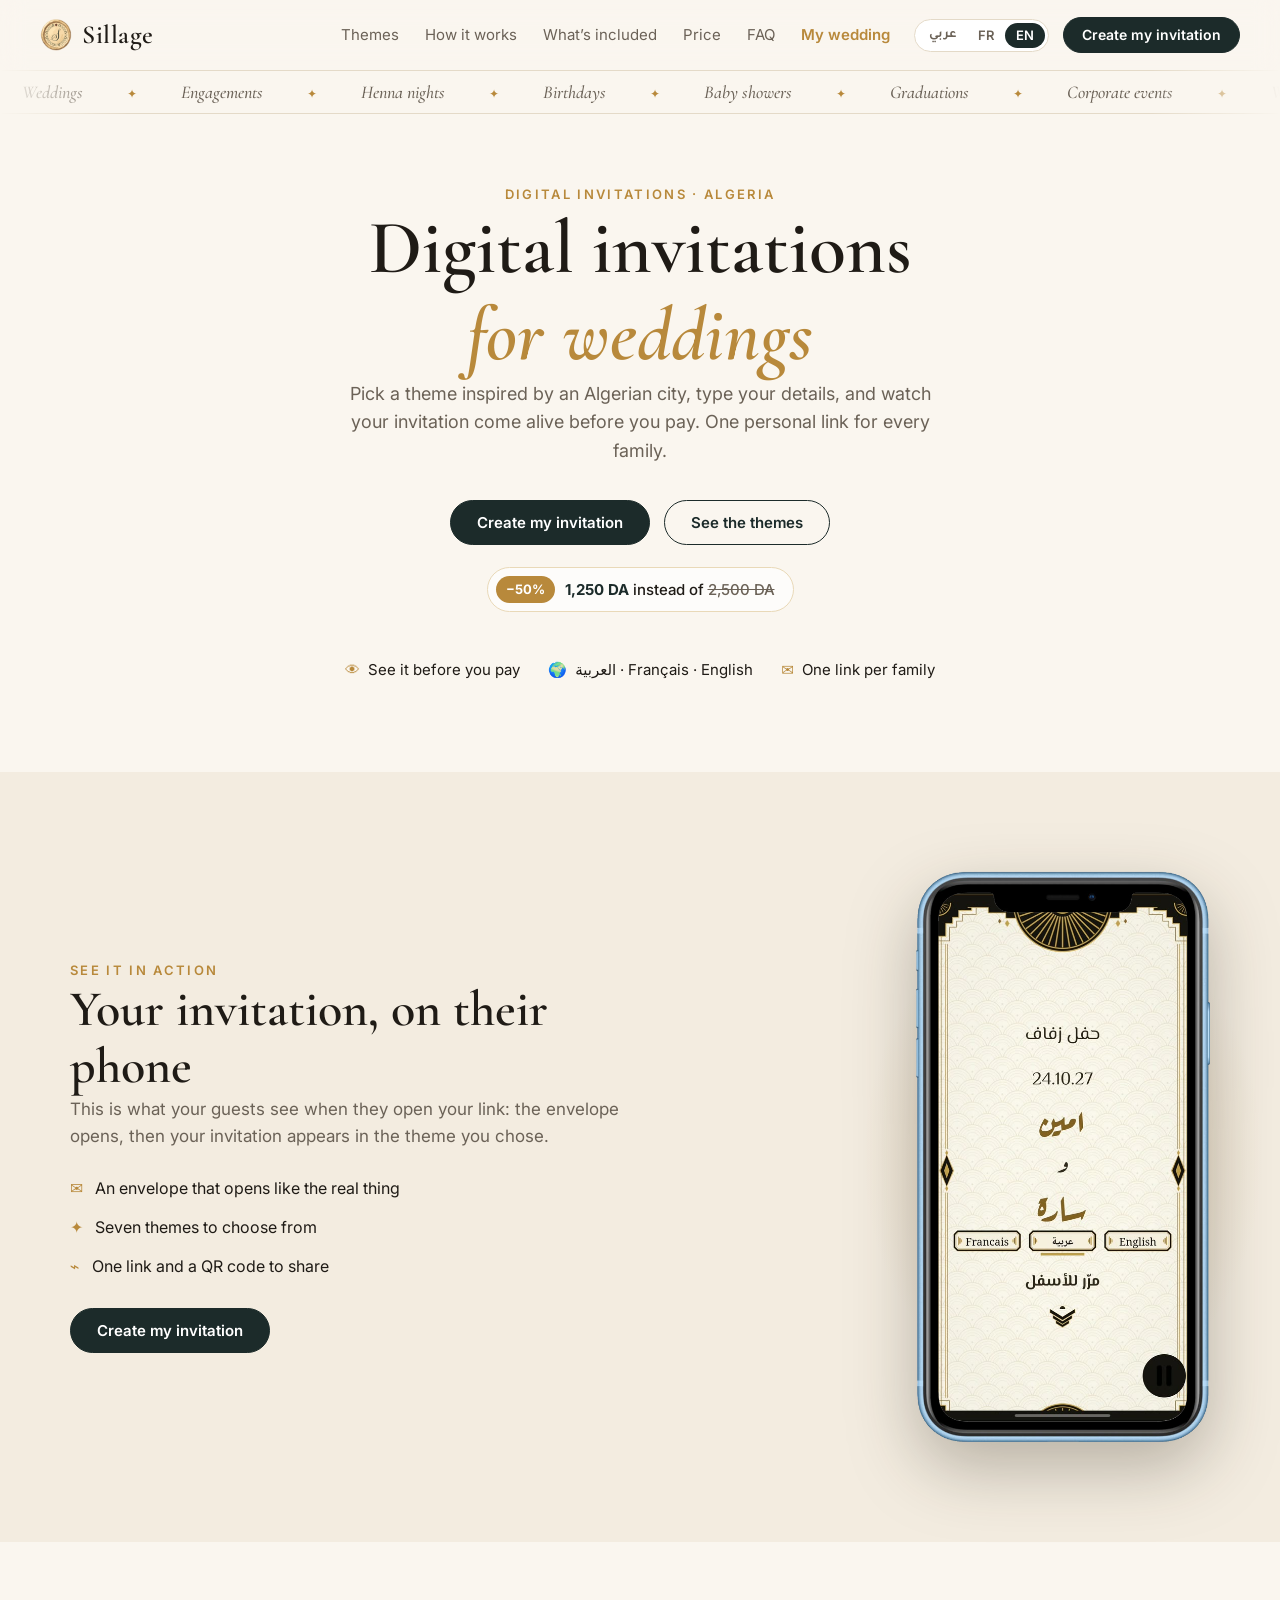
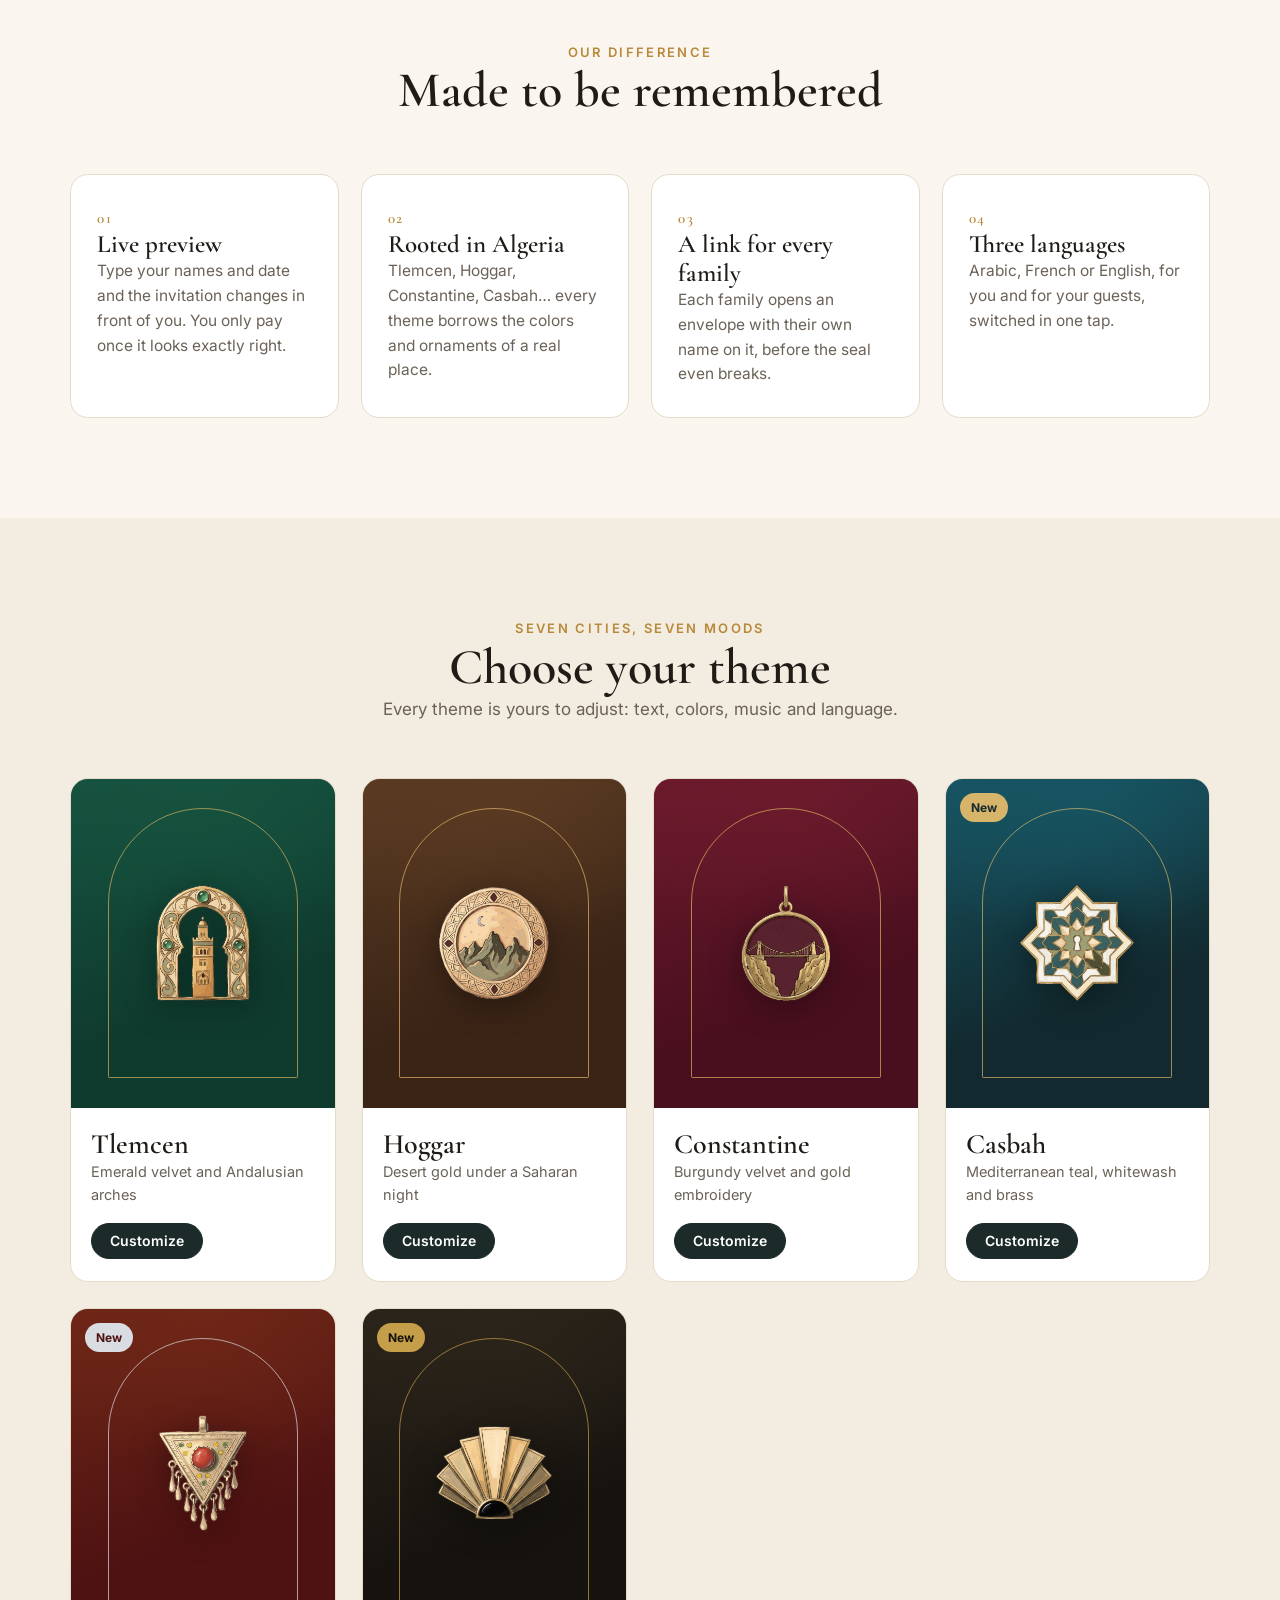
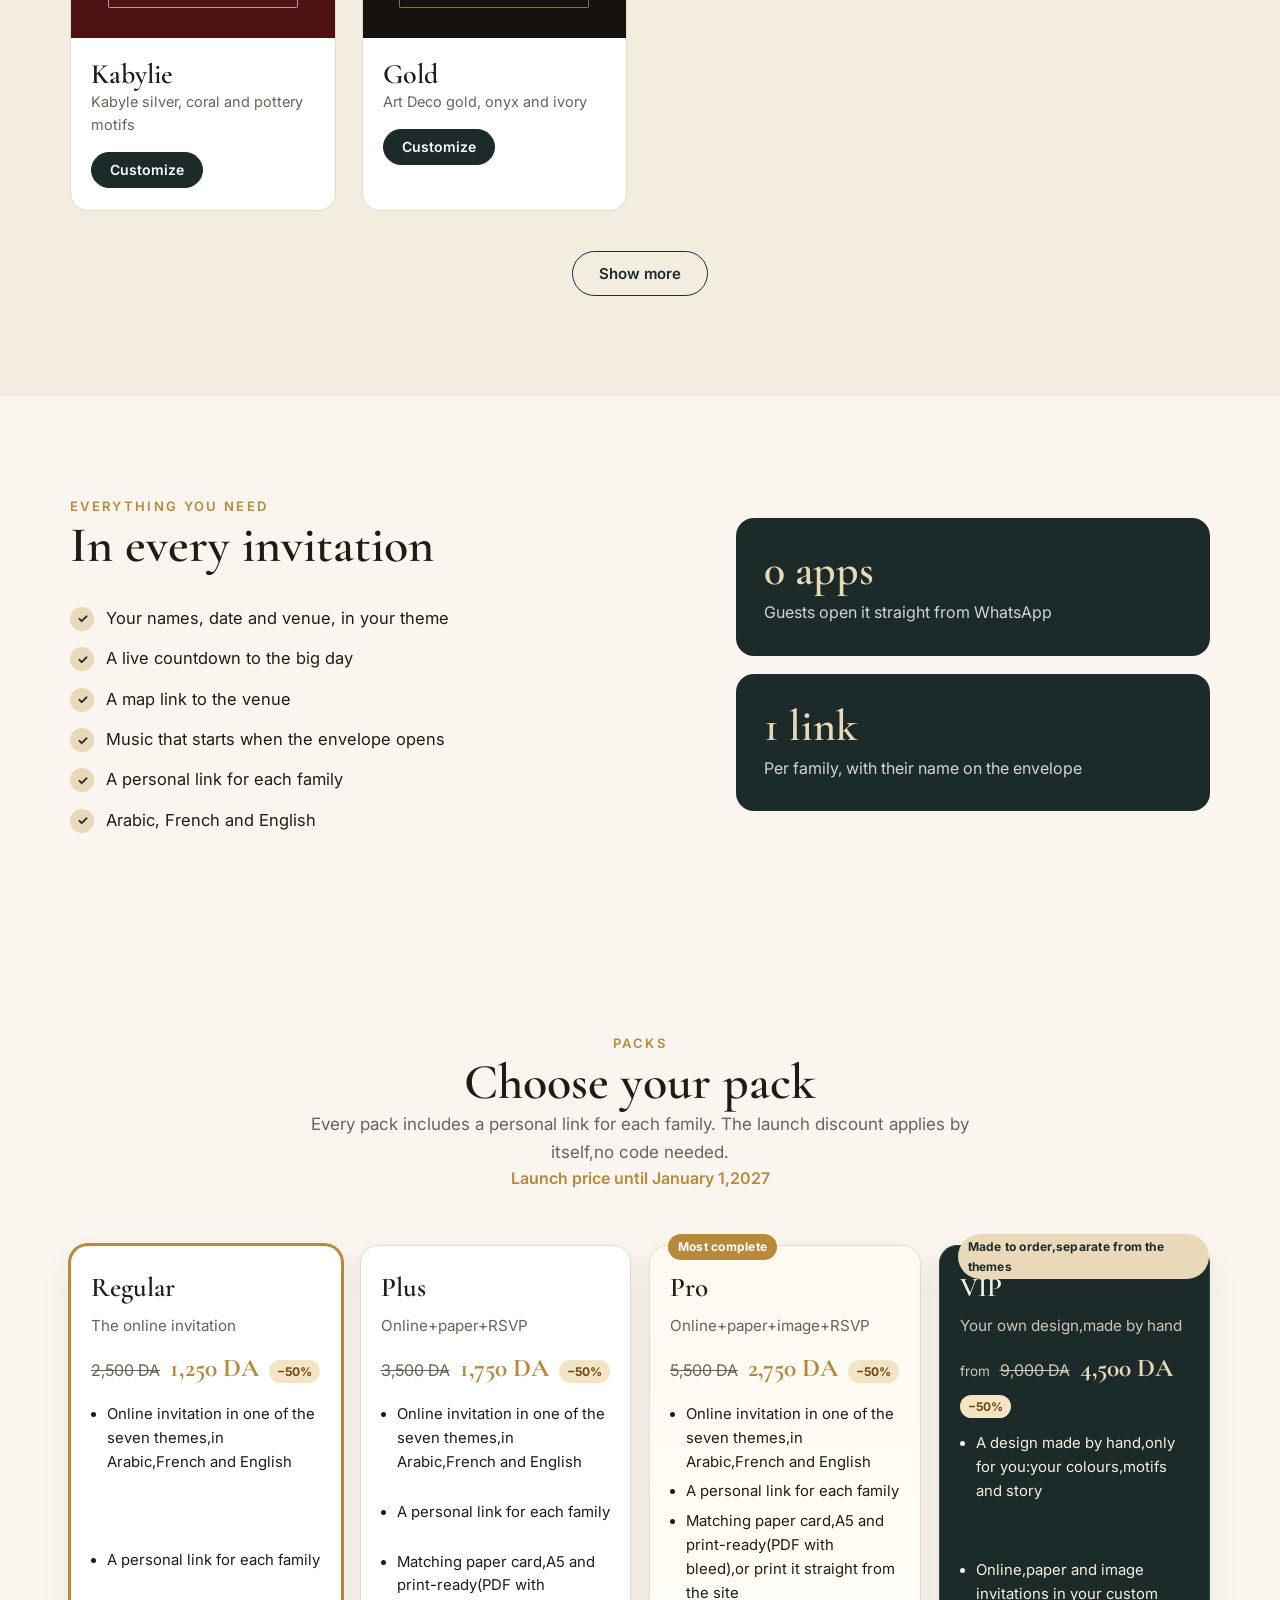
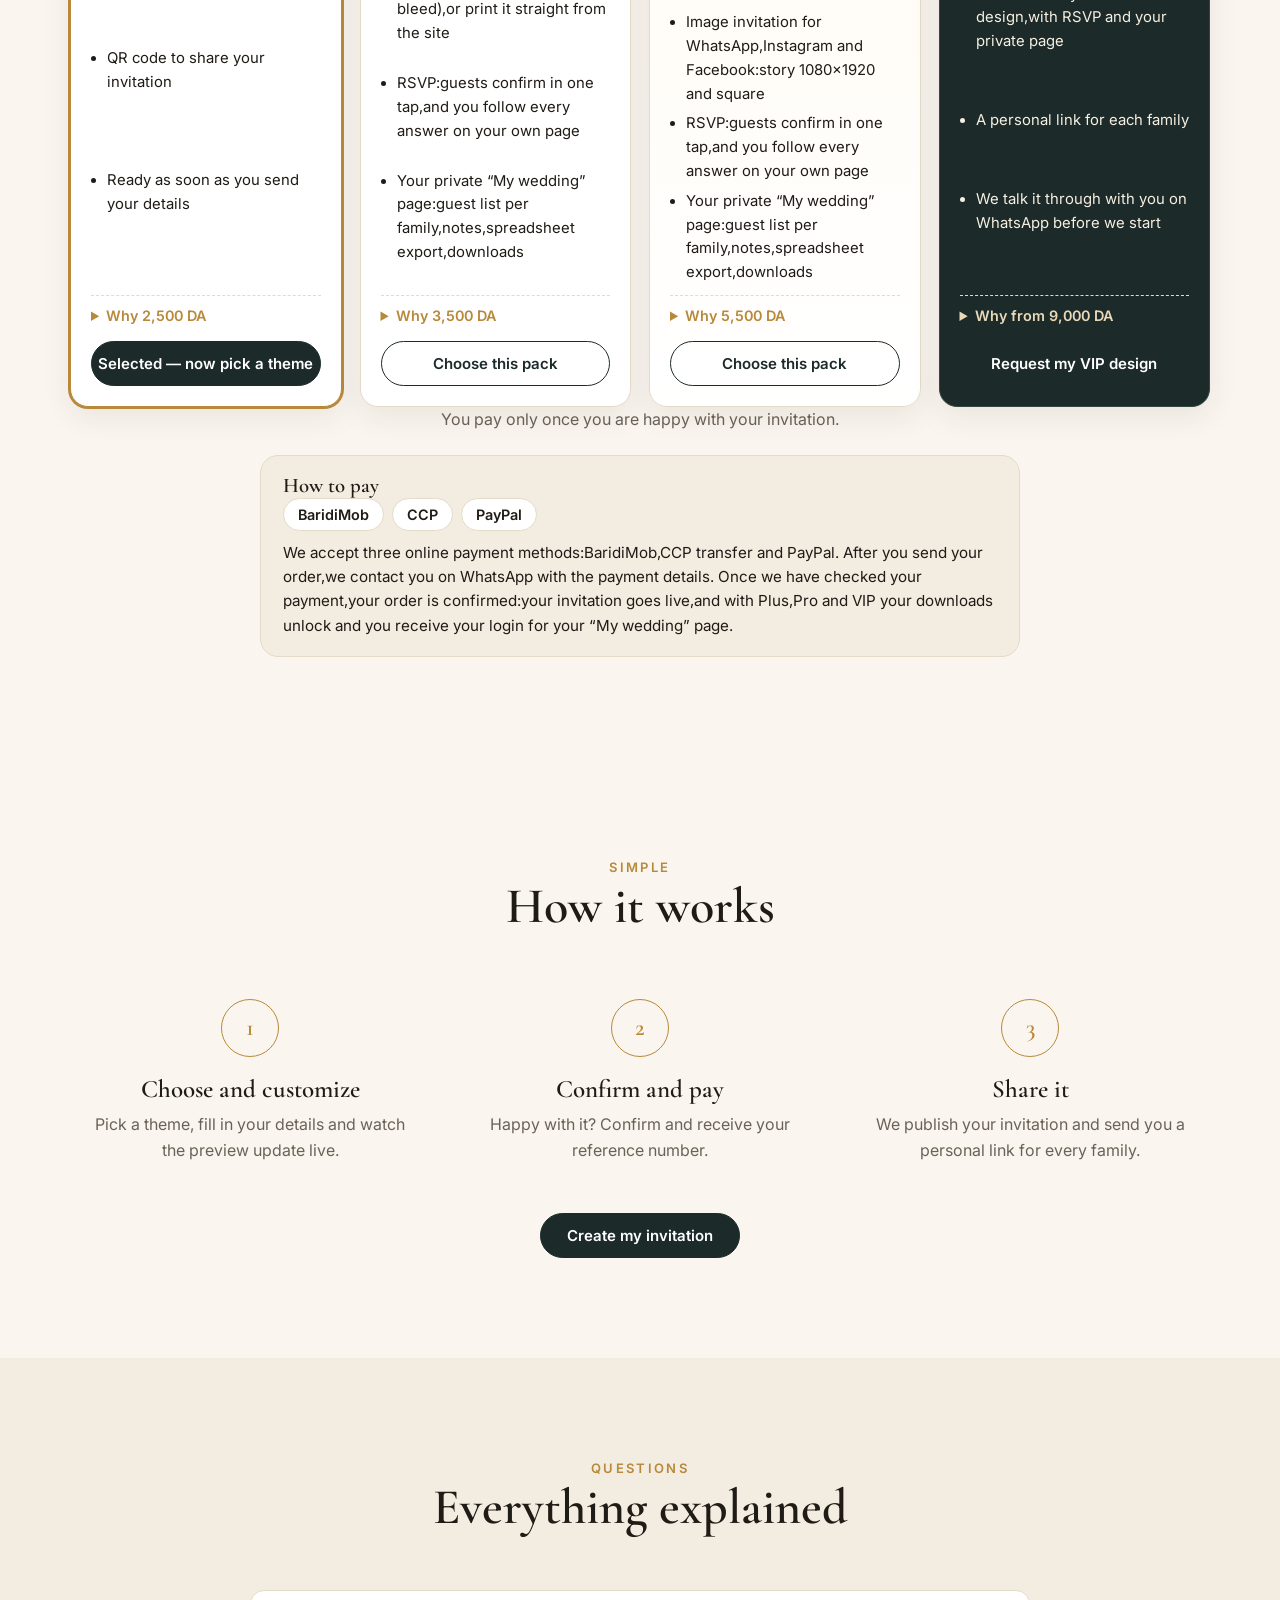
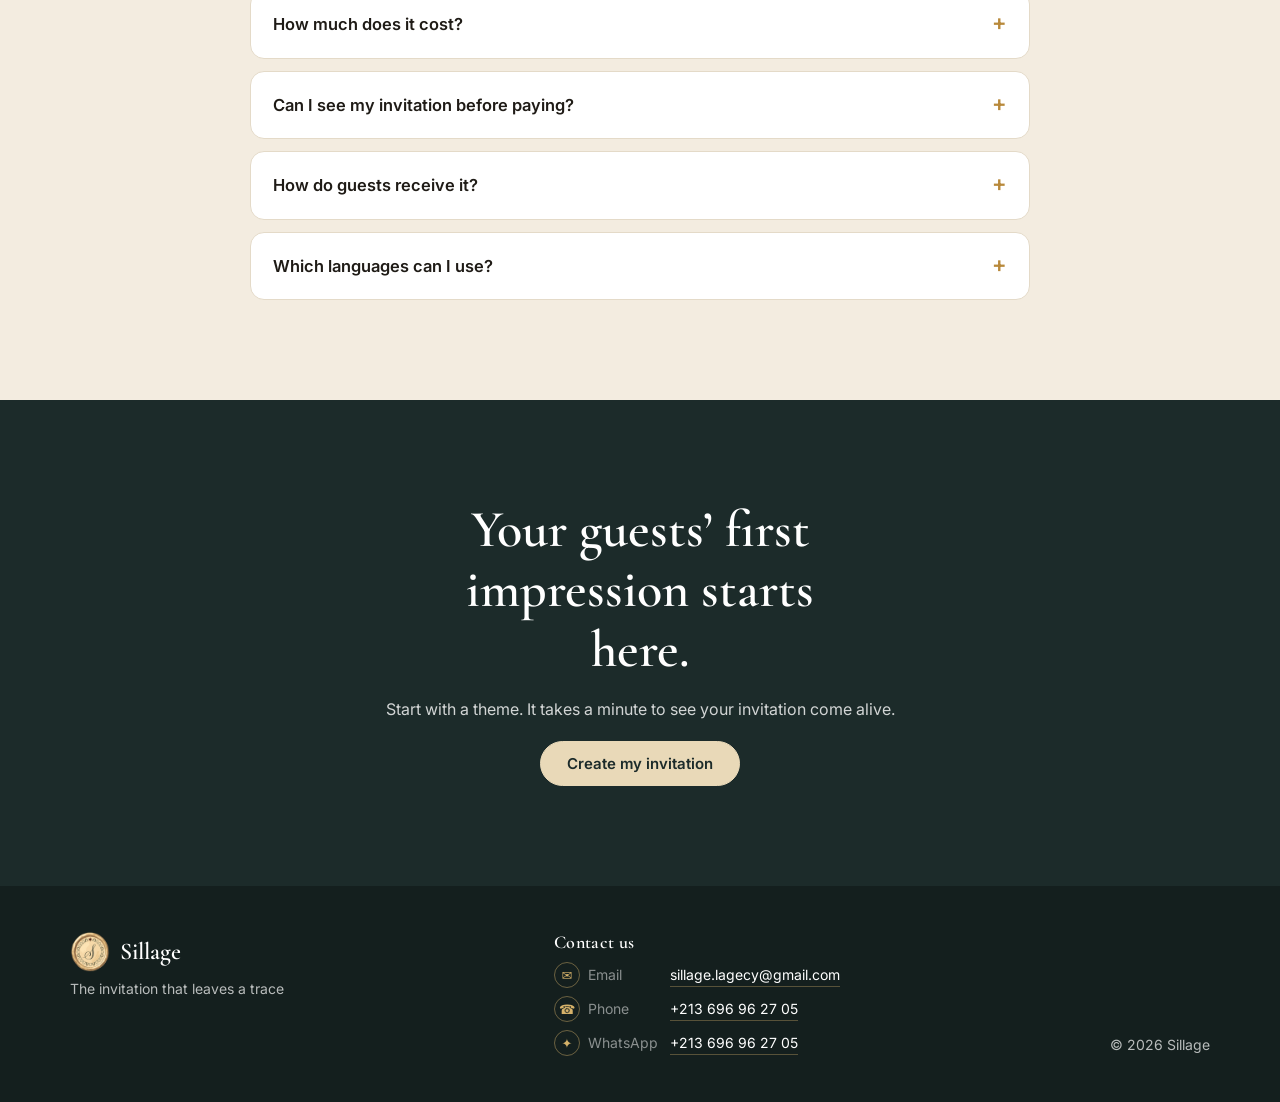
<file: index.html>
<!doctype html> <html lang="fr"> <head> <meta charset="utf-8"> <meta name="viewport" content="width=device-width,initial-scale=1"> <title>Sillage — Invitation de mariage digitale en Algérie | دعوات زفاف إلكترونية</title> <meta name="description" content="Créez votre invitation de mariage digitale en Algérie : 7 thèmes inspirés de Tlemcen, du Hoggar, de Constantine, de la Casbah et de la Kabylie, en arabe, français et anglais. Voyez-la avant de payer, puis partagez un lien et un QR code sur WhatsApp."> <meta name="keywords" content="invitation mariage digitale Algérie, faire-part numérique, faire-part de mariage en ligne, invitation électronique mariage, carte d'invitation mariage, invitation fiançailles, soirée henné, invitation WhatsApp, QR code invitation, دعوة زفاف إلكترونية, دعوة عرس إلكترونية, بطاقة دعوة زفاف, دعوة خطوبة, دعوات رقمية الجزائر, digital wedding invitation Algeria, online wedding invitation, e-invitation, wedding invitation link, Tlemcen, Hoggar, Constantine, Casbah, Kabylie, Gold, Silver, Sillage"> <meta name="author" content="Sillage"> <meta name="robots" content="index, follow, max-image-preview:large"> <link rel="canonical" href="https://sillage-inv.art/"> <meta name="theme-color" content="#1c2b2a"> <link rel="icon" href="favicon.ico" sizes="any"> <link rel="icon" type="image/png" sizes="32x32" href="icons/favicon-32x32.png"> <link rel="icon" type="image/png" sizes="16x16" href="icons/favicon-16x16.png"> <link rel="apple-touch-icon" sizes="180x180" href="icons/apple-touch-icon.png"> <link rel="manifest" href="site.webmanifest"> <meta property="og:type" content="website"> <meta property="og:site_name" content="Sillage"> <meta property="og:url" content="https://sillage-inv.art/"> <meta property="og:title" content="Sillage — Invitations de mariage digitales en Algérie"> <meta property="og:description" content="7 thèmes inspirés de l’Algérie, en arabe, français et anglais. Voyez votre invitation avant de payer, puis partagez un lien et un QR code."> <meta property="og:image" content="https://mirakski.github.io/Sillage/icons/og-image.jpg"> <meta property="og:image:width" content="1200"> <meta property="og:image:height" content="630"> <meta property="og:image:alt" content="Sillage, invitations de mariage numériques en Algérie"> <meta property="og:locale" content="fr_DZ"> <meta property="og:locale:alternate" content="ar_DZ"> <meta property="og:locale:alternate" content="en_US"> <meta name="twitter:card" content="summary_large_image"> <meta name="twitter:title" content="Sillage — Invitations de mariage digitales en Algérie"> <meta name="twitter:description" content="7 thèmes inspirés de l’Algérie, en arabe, français et anglais. Voyez votre invitation avant de payer."> <meta name="twitter:image" content="https://mirakski.github.io/Sillage/icons/og-image.jpg"> <script type="application/ld+json"> { "@context": "https://schema.org", "@graph": [ { "@type": "ProfessionalService", "@id": "https://mirakski.github.io/Sillage/#business", "name": "Sillage", "alternateName": ["Sillage Invitations", "سيلاج"], "description": "Invitations de mariage et d’événements numériques en Algérie, en arabe, français et anglais, avec lien personnel et QR code.", "url": "https://sillage-inv.art/", "logo": "https://mirakski.github.io/Sillage/icons/logo-512.png", "image": "https://mirakski.github.io/Sillage/icons/og-image.jpg", "email": "sillage.legacy@gmail.com", "telephone": "+213696962705", "areaServed": { "@type": "Country", "name": "Algeria" }, "address": { "@type": "PostalAddress", "addressCountry": "DZ" }, "knowsLanguage": ["ar", "fr", "en"], "makesOffer": { "@type": "Offer", "name": "Invitation numérique Sillage — pack Regular", "price": "1250", "priceCurrency": "DZD", "priceValidUntil": "2027-01-01", "description": "Pack Regular : 1250 DA au lieu de 2500 DA (offre de lancement −50 % jusqu’au 1er janvier 2027). Packs Plus 3500 DA, Pro 5500 DA, VIP à partir de 9000 DA, avant remise." }, "contactPoint": [ { "@type": "ContactPoint", "contactType": "customer service", "email": "sillage.legacy@gmail.com", "telephone": "+213696962705", "url": "https://wa.me/213696962705", "availableLanguage": ["Arabic", "French", "English"], "areaServed": "DZ" } ] }, { "@type": "WebSite", "@id": "https://mirakski.github.io/Sillage/#website", "url": "https://sillage-inv.art/", "name": "Sillage", "inLanguage": ["fr", "ar", "en"], "publisher": { "@id": "https://mirakski.github.io/Sillage/#business" } } ] } </script> <link rel="preconnect" href="https://fonts.googleapis.com"> <link rel="preconnect" href="https://fonts.gstatic.com" crossorigin> <link href="https://fonts.googleapis.com/css2?family=Amiri:wght@400;700&family=Cormorant+Garamond:ital,wght@0,500;0,600;1,500;1,600&family=Inter:wght@400;500;600&family=Tajawal:wght@400;500;700&display=swap" rel="stylesheet"> <link rel="stylesheet" href="css/sillage-site.css"> <link rel="stylesheet" href="css/sillage-editor.css"><link rel="stylesheet" href="css/sillage-packs.css"> </head> <body> <div id="app"> <div class="sl-seo"> <img src="icons/logo-512.png" alt="Sillage" width="120" height="120"> <h1>Sillage — invitations de mariage digitales en Algérie</h1> <p> Choisissez un thème inspiré d’une ville d’Algérie (Tlemcen, Hoggar, Constantine, Casbah, Kabylie, Gold ou Silver), saisissez les détails de votre mariage, de vos fiançailles ou de votre soirée henné, et voyez votre faire-part numérique prendre vie avant de payer. Vos invités le reçoivent par un lien ou un QR code sur WhatsApp, en arabe, en français ou en anglais. </p> <p lang="ar" dir="rtl"> سيلاج: دعوات زفاف إلكترونية في الجزائر، بتصاميم مستوحاة من تلمسان والهقار وقسنطينة والقصبة والقبائل، بالعربية والفرنسية والإنجليزية، مع رابط ورمز QR لكل عائلة. </p> <p lang="en"> Sillage: digital wedding invitations from Algeria, in Arabic, French and English, shared by link or QR code. </p> <p class="sl-seo__price"> Packs : Regular <s>2 500 DA</s> 1 250 DA, Plus <s>3 500 DA</s> 1 750 DA, Pro <s>5 500 DA</s> 2 750 DA, VIP sur mesure à partir de <s>9 000 DA</s> 4 500 DA. Offre de lancement −50 % jusqu’au 1er janvier 2027. Paiement : BaridiMob, CCP ou PayPal. <span lang="ar" dir="rtl">الباقات: العادية 1250 دج بدل 2500 دج، بلس 1750 دج بدل 3500 دج، برو 2750 دج بدل 5500 دج، VIP ابتداءً من 4500 دج بدل 9000 دج، بخصم 50% حتى 1 جانفي 2027.</span> </p> <p class="sl-seo__contact"> <a href="mailto:sillage.legacy@gmail.com">sillage.legacy@gmail.com</a> · <a href="tel:+213696962705" dir="ltr">+213 696 96 27 05</a> · <a href="https://wa.me/213696962705">WhatsApp</a> </p> </div> </div> <script src="js/site-config.js"></script><script src="js/sillage-packs-data.js"></script><script src="js/sillage-card.js"></script><script src="js/sillage-packs.js"></script> <script src="js/sillage-editor.js"></script> <script src="js/sillage-site.js"></script> <script>Sillage.build(document.getElementById("app"),SILLAGE_CONFIG,{onLanguageChange(e){},onViewChange(e,n){}})</script><script async src="https://www.googletagmanager.com/gtm.js?id=GTM-WWG2G85M"></script><script>window.dataLayer=window.dataLayer||[];function gtag(){dataLayer.push(arguments);}gtag('js',new Date());</script> </body> </html>
</file>
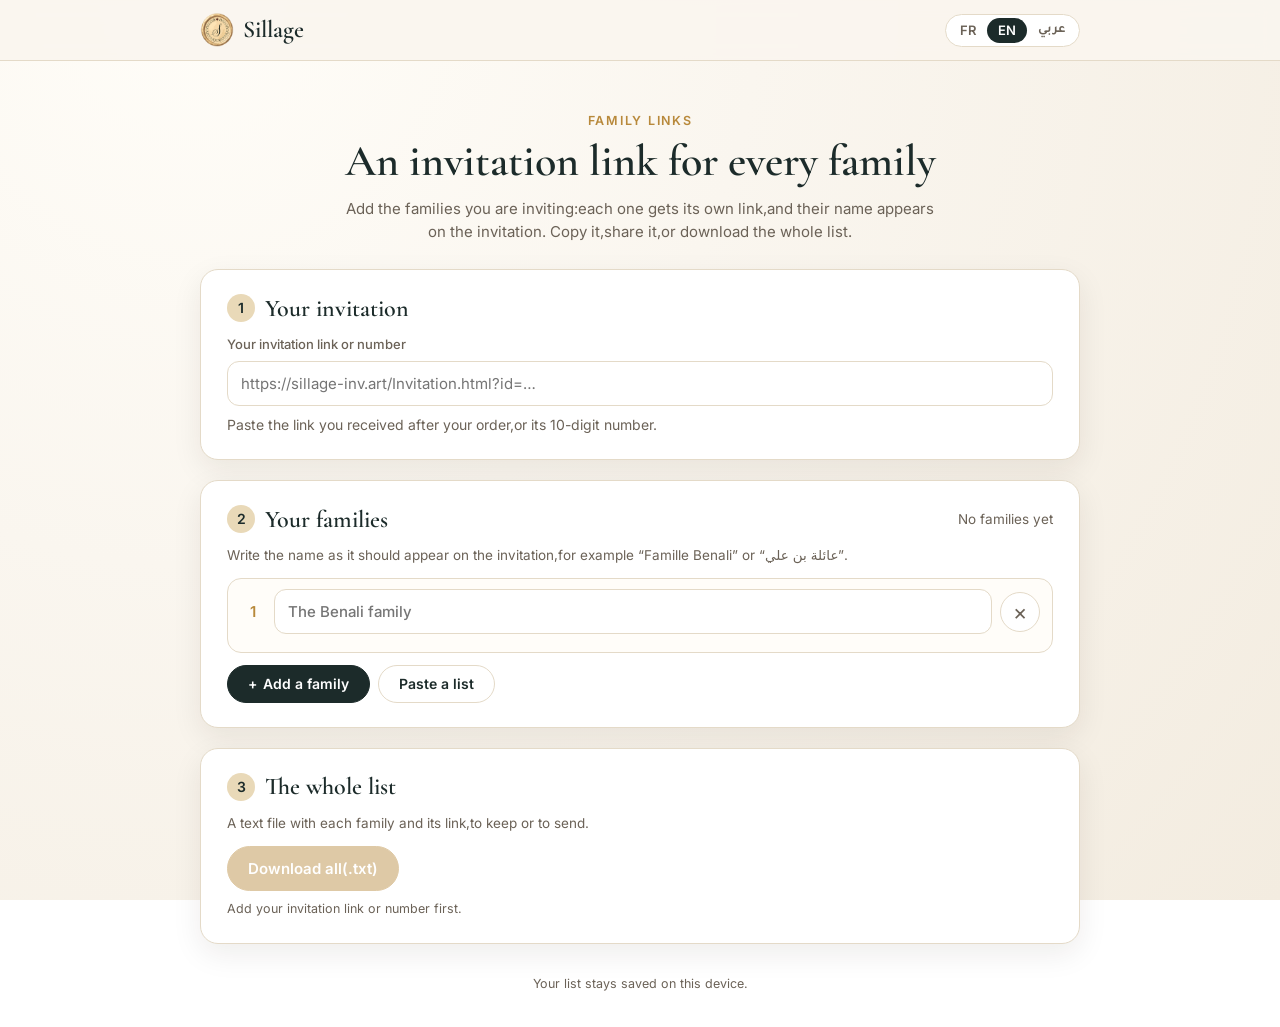
<file: FamilyManager/index.html>
<!DOCTYPE html><html lang="fr" dir="ltr"><head><meta charset="utf-8"><meta name="viewport" content="width=device-width, initial-scale=1"><title>Sillage — Liens personnalisés par famille</title><meta name="description" content="Créez un lien personnalisé de votre invitation Sillage pour chaque famille, puis copiez-le, partagez-le sur WhatsApp ou téléchargez toute la liste."><meta name="robots" content="noindex, nofollow"><meta name="author" content="Sillage"><meta name="theme-color" content="#1c2b2a"><link rel="icon" href="../favicon.ico" sizes="any"><link rel="icon" type="image/png" sizes="32x32" href="../icons/favicon-32x32.png"><link rel="icon" type="image/png" sizes="16x16" href="../icons/favicon-16x16.png"><link rel="apple-touch-icon" sizes="180x180" href="../icons/apple-touch-icon.png"><meta property="og:type" content="website"><meta property="og:site_name" content="Sillage"><meta property="og:url" content="https://mirakski.github.io/Sillage/FamilyManager/index.html"><meta property="og:title" content="Sillage — Liens personnalisés par famille"><meta property="og:description" content="Un lien d’invitation à leur nom pour chaque famille. روابط دعوة باسم كل عائلة. A personal invitation link for every family."><meta property="og:image" content="https://mirakski.github.io/Sillage/icons/og-image.jpg"><meta property="og:image:width" content="1200"><meta property="og:image:height" content="630"><meta property="og:image:alt" content="Sillage, invitations de mariage numériques en Algérie"><meta property="og:locale" content="fr_DZ"><meta property="og:locale:alternate" content="ar_DZ"><meta property="og:locale:alternate" content="en_US"><meta name="twitter:card" content="summary_large_image"><meta name="twitter:title" content="Sillage — Liens personnalisés par famille"><meta name="twitter:description" content="Un lien d’invitation à leur nom pour chaque famille."><meta name="twitter:image" content="https://mirakski.github.io/Sillage/icons/og-image.jpg"><link rel="preconnect" href="https://fonts.googleapis.com"><link rel="preconnect" href="https://fonts.gstatic.com" crossorigin><link href="https://fonts.googleapis.com/css2?family=Amiri:wght@400;700&family=Cormorant+Garamond:ital,wght@0,500;0,600;1,500;1,600&family=Inter:wght@400;500;600&family=Tajawal:wght@400;500;700&display=swap" rel="stylesheet"><link rel="stylesheet" href="manager.css"><script src="manager.js" charset="utf-8" defer></script></head><body><header class="fm-top"><div class="fm-top__inner"><a class="fm-brand" href="../index.html"><img src="../icons/logo-96.png" alt="" width="34" height="34"><span>Sillage</span></a><div class="fm-lang" role="group" aria-label="Langue" data-i18n-aria="langLabel"><button type="button" class="fm-lang__btn" data-lang="fr" lang="fr">FR</button><button type="button" class="fm-lang__btn" data-lang="en" lang="en">EN</button><button type="button" class="fm-lang__btn" data-lang="ar" lang="ar">عربي</button></div></div></header><main class="fm-main"><section class="fm-hero"><p class="fm-eyebrow" data-i18n="eyebrow">Liens par famille</p><h1 data-i18n="title">Un lien d’invitation pour chaque famille</h1><p class="fm-lead" data-i18n="lead">Ajoutez vos familles invitées : chacune reçoit son propre lien, et son nom s’affiche sur l’invitation. Copiez-le, partagez-le, ou téléchargez toute la liste.</p></section><section class="fm-card" aria-labelledby="fmInvTitle"><h2 id="fmInvTitle"><span class="fm-step">1</span><span data-i18n="invTitle">Votre invitation</span></h2><label class="fm-label" for="fmInv" data-i18n="invLabel">Lien ou numéro de votre invitation</label><div class="fm-invrow"><input id="fmInv" class="fm-input fm-input--ltr" type="text" inputmode="url" autocomplete="off" spellcheck="false" dir="ltr" maxlength="300" placeholder="https://sillage-inv.art/Invitation.html?id=…"><a id="fmOpen" class="fm-btn fm-btn--ghost" target="_blank" rel="noopener" hidden data-i18n="openInv">Ouvrir</a></div><p id="fmInvStatus" class="fm-status" role="status" aria-live="polite"></p></section><section class="fm-card" aria-labelledby="fmFamTitle"><div class="fm-card__head"><h2 id="fmFamTitle"><span class="fm-step">2</span><span data-i18n="famTitle">Vos familles</span></h2><span id="fmCount" class="fm-count"></span></div><p class="fm-help" data-i18n="famHelp">Écrivez le nom comme il doit apparaître sur l’invitation, par exemple « Famille Benali » ou « عائلة بن علي ».</p><ol id="fmList" class="fm-list"></ol><div class="fm-actions"><button id="fmAdd" type="button" class="fm-btn"><span aria-hidden="true">+</span><span data-i18n="add">Ajouter une famille</span></button><button id="fmBulkToggle" type="button" class="fm-btn fm-btn--ghost" aria-expanded="false" aria-controls="fmBulk" data-i18n="bulkToggle">Coller une liste</button></div><div id="fmBulk" class="fm-bulk" hidden><label class="fm-label" for="fmBulkText" data-i18n="bulkLabel">Une famille par ligne</label><textarea id="fmBulkText" class="fm-input" rows="6" dir="auto" data-i18n-ph="bulkPh" placeholder="Famille Benali&#10;Famille Haddad&#10;عائلة بن علي"></textarea><div class="fm-actions"><button id="fmBulkAdd" type="button" class="fm-btn" data-i18n="bulkAdd">Ajouter ces familles</button><button id="fmBulkCancel" type="button" class="fm-btn fm-btn--ghost" data-i18n="cancel">Annuler</button></div></div></section><section class="fm-card fm-card--download" aria-labelledby="fmDlTitle"><h2 id="fmDlTitle"><span class="fm-step">3</span><span data-i18n="dlTitle">Toute la liste</span></h2><p class="fm-help" data-i18n="dlHelp">Un fichier texte avec chaque famille et son lien, à garder ou à envoyer.</p><button id="fmDownload" type="button" class="fm-btn fm-btn--gold" disabled data-i18n="download">Tout télécharger (.txt)</button><p id="fmDlHint" class="fm-help fm-help--small"></p></section></main><footer class="fm-foot"><p data-i18n="foot">Votre liste reste enregistrée sur cet appareil.</p></footer><div id="fmToast" class="fm-toast" role="status" aria-live="polite" hidden></div><template id="fmRowTpl"><li class="fm-row"><span class="fm-row__num" aria-hidden="true"></span><input class="fm-input fm-row__name" type="text" dir="auto" maxlength="60" autocomplete="off"><button type="button" class="fm-icon fm-row__remove">×</button><input class="fm-input fm-input--ltr fm-row__link" type="text" readonly dir="ltr" tabindex="-1"><div class="fm-row__btns"><button type="button" class="fm-btn fm-btn--small fm-row__copy"></button><button type="button" class="fm-btn fm-btn--small fm-btn--wa fm-row__share"></button></div><p class="fm-row__warn" hidden></p></li></template></body></html>
</file>
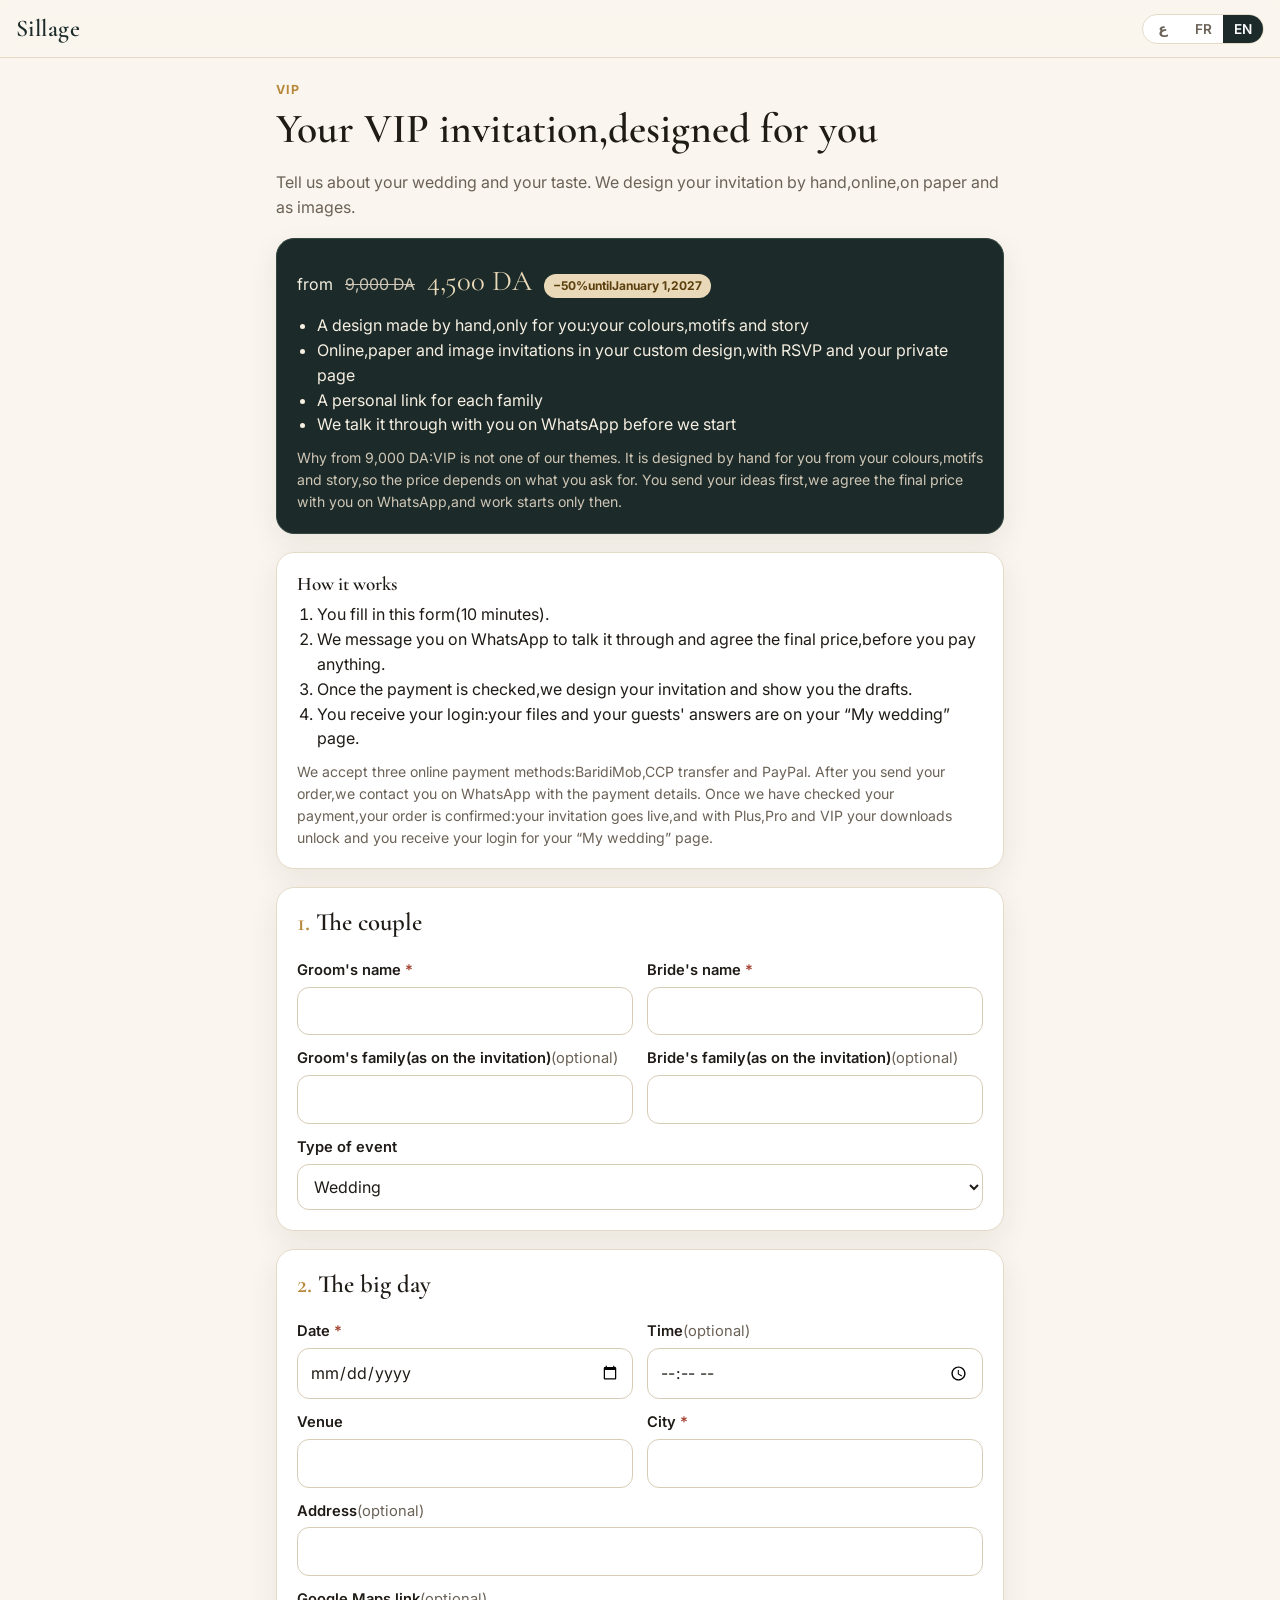
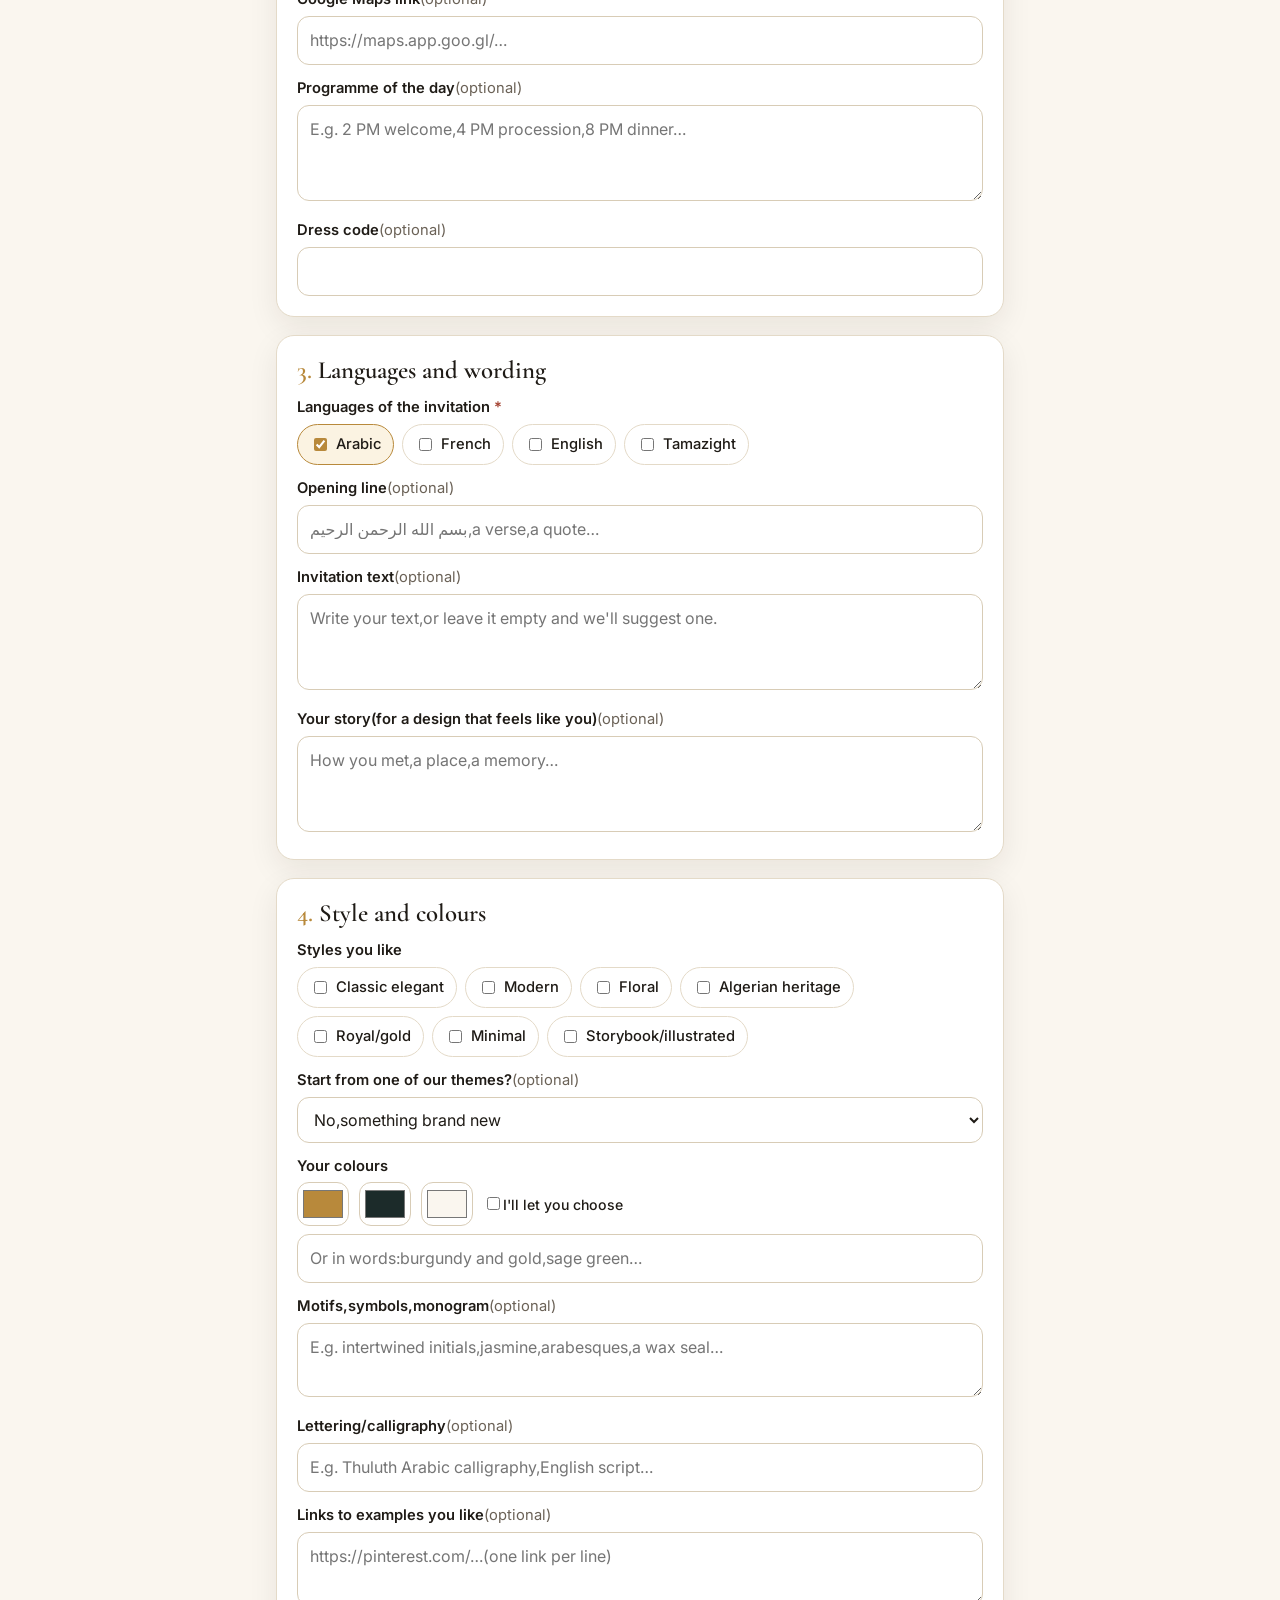
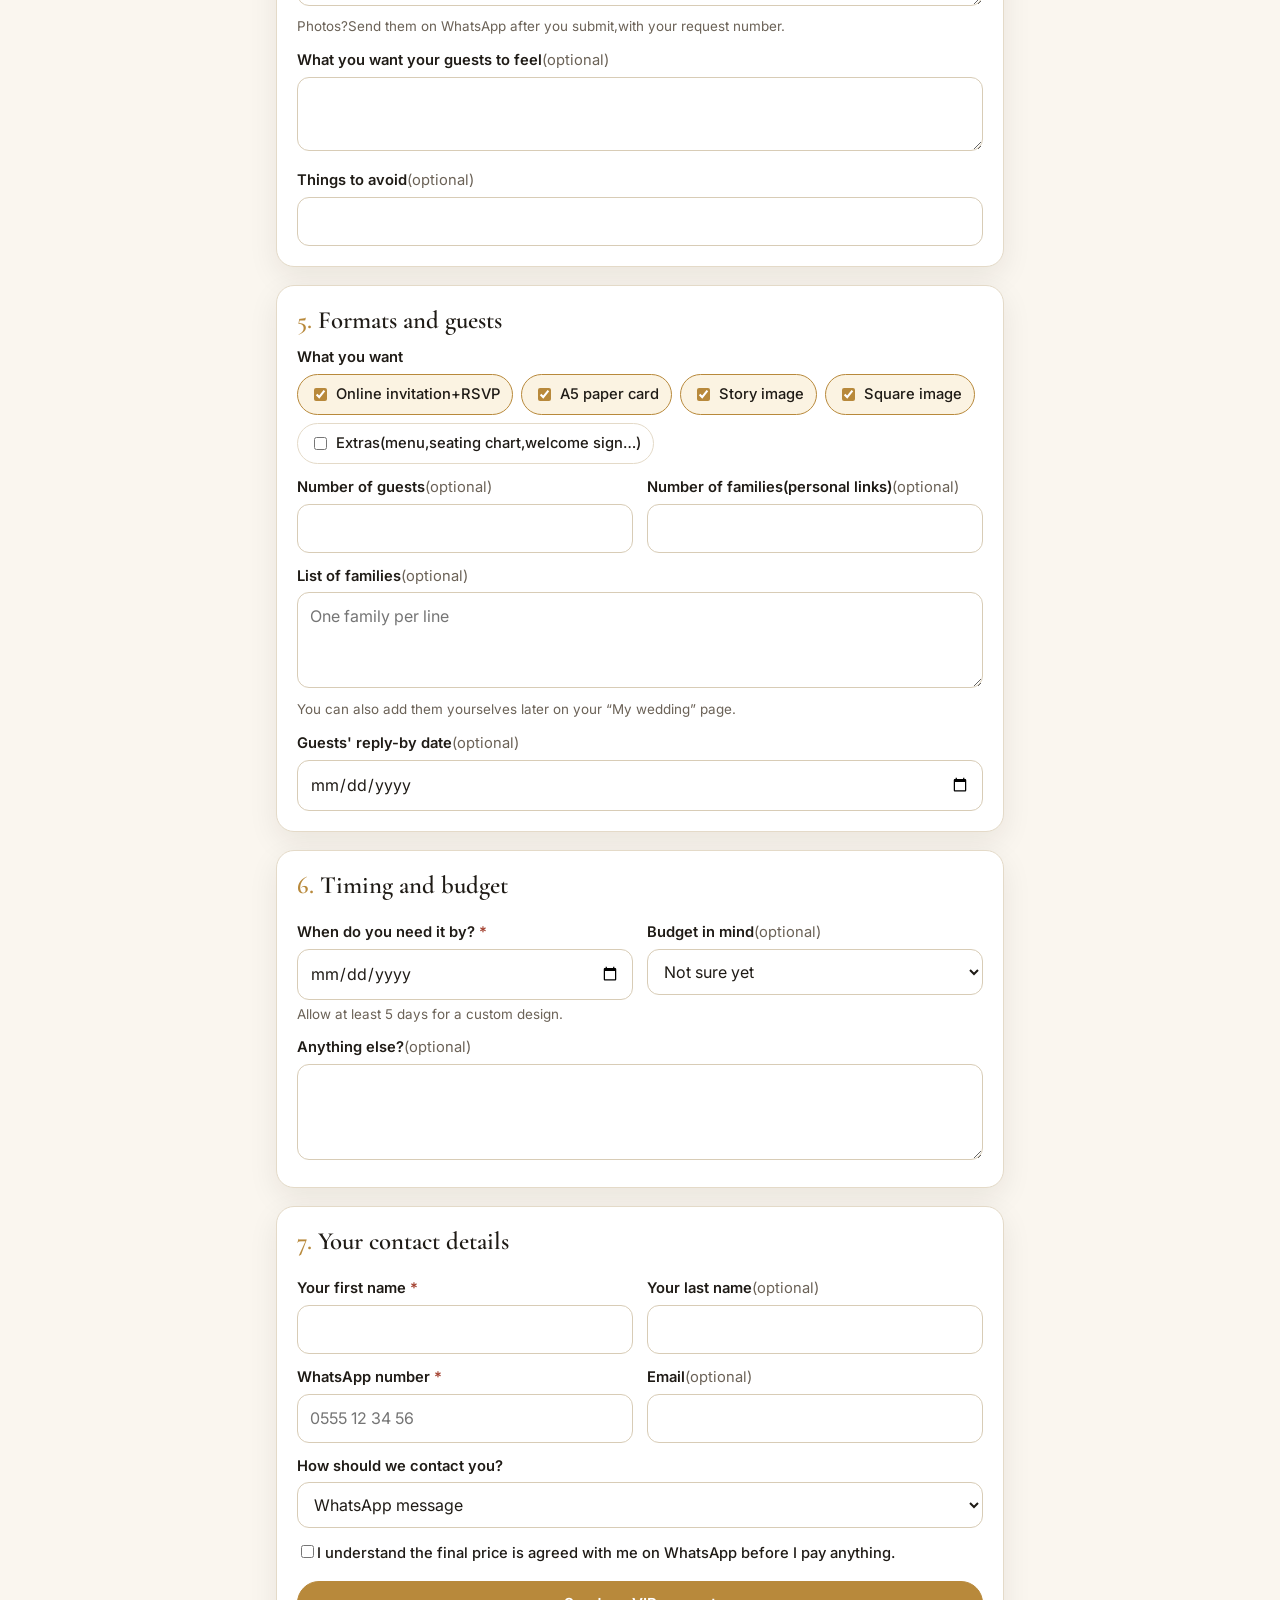
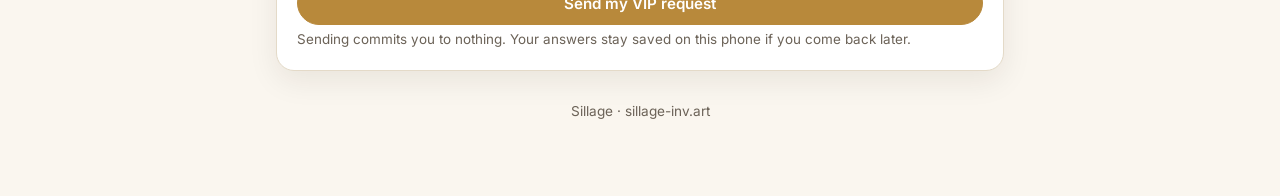
<file: VIP/index.html>
<!DOCTYPE html><html lang="fr" dir="ltr"><head><meta charset="utf-8"><meta name="viewport" content="width=device-width, initial-scale=1"><title>Sillage · VIP</title><meta name="description" content="Sillage VIP : une invitation de mariage dessinée sur mesure."><link rel="icon" href="../favicon.ico" sizes="any"><link rel="icon" type="image/png" sizes="32x32" href="../icons/favicon-32x32.png"><link rel="apple-touch-icon" href="../icons/apple-touch-icon.png"><meta name="theme-color" content="#1c2b2a"><link rel="preconnect" href="https://fonts.googleapis.com"><link rel="preconnect" href="https://fonts.gstatic.com" crossorigin><link href="https://fonts.googleapis.com/css2?family=Cormorant+Garamond:wght@500;600&family=Inter:wght@400;500;600;700&family=Tajawal:wght@400;500;700&family=Aref+Ruqaa:wght@400;700&display=swap" rel="stylesheet"><link rel="stylesheet" href="../css/sillage-pages.css"></head><body><header class="pg-top"><a class="pg-brand" href="../">Sillage</a><span class="sp"></span><div class="pg-lang" role="group" aria-label="Language"><button type="button" data-lang="ar" lang="ar">ع</button><button type="button" data-lang="fr" lang="fr">FR</button><button type="button" data-lang="en" lang="en">EN</button></div></header><main class="pg-wrap" style="max-width:760px"><div id="vipIntro"><p class="pg-eyebrow">VIP</p><h1 data-t="title"></h1><p class="pg-lead" data-t="lead"></p><div class="card card--deep"><div class="vip-price" id="vipPrice"></div><ul id="vipIncl" style="margin:10px 0 0;padding-inline-start:20px"></ul><p class="small muted" id="vipWhy" style="margin:10px 0 0"></p></div><div class="card"><h3 data-t="howTitle"></h3><ol id="vipHow" style="margin:0;padding-inline-start:20px"></ol><p class="small muted" id="vipPay" style="margin:10px 0 0"></p></div></div><form class="vip-form" id="vipForm" novalidate><section class="card vip-step"><h2 data-t="s1"></h2><div class="grid2"><div><label for="v_groom" class="req" data-t="groom"></label><input id="v_groom" name="groom" maxlength="60" autocomplete="off"></div><div><label for="v_bride" class="req" data-t="bride"></label><input id="v_bride" name="bride" maxlength="60" autocomplete="off"></div><div><label for="v_parentsGroom"><span data-t="parentsGroom"></span><span class="opt" data-t="optional"></span></label><input id="v_parentsGroom" name="parentsGroom" maxlength="200"></div><div><label for="v_parentsBride"><span data-t="parentsBride"></span><span class="opt" data-t="optional"></span></label><input id="v_parentsBride" name="parentsBride" maxlength="200"></div></div><label for="v_eventType" data-t="eventType"></label><select id="v_eventType" name="eventType"><option value="wedding" data-t="etWedding"></option><option value="engagement" data-t="etEngagement"></option><option value="henna" data-t="etHenna"></option><option value="other" data-t="etOther"></option></select></section><section class="card vip-step"><h2 data-t="s2"></h2><div class="grid2"><div><label for="v_date" class="req" data-t="date"></label><input id="v_date" name="date" type="date"></div><div><label for="v_time"><span data-t="time"></span><span class="opt" data-t="optional"></span></label><input id="v_time" name="time" type="time"></div><div><label for="v_venue" data-t="venue"></label><input id="v_venue" name="venue" maxlength="150"></div><div><label for="v_city" class="req" data-t="city"></label><input id="v_city" name="city" maxlength="80"></div></div><label for="v_address"><span data-t="address"></span><span class="opt" data-t="optional"></span></label><input id="v_address" name="address" maxlength="300"><label for="v_mapLink"><span data-t="mapLink"></span><span class="opt" data-t="optional"></span></label><input id="v_mapLink" name="mapLink" type="url" inputmode="url" dir="ltr" maxlength="1000" placeholder="https://maps.app.goo.gl/…"><label for="v_programme"><span data-t="programme"></span><span class="opt" data-t="optional"></span></label><textarea id="v_programme" name="programme" maxlength="1500" data-tp="programmePh"></textarea><label for="v_dressCode"><span data-t="dressCode"></span><span class="opt" data-t="optional"></span></label><input id="v_dressCode" name="dressCode" maxlength="150"></section><section class="card vip-step"><h2 data-t="s3"></h2><label data-t="languages" class="req"></label><div class="chips" id="v_languages"><label><input type="checkbox" name="languages" value="ar" checked><span data-t="lAr"></span></label><label><input type="checkbox" name="languages" value="fr"><span data-t="lFr"></span></label><label><input type="checkbox" name="languages" value="en"><span data-t="lEn"></span></label><label><input type="checkbox" name="languages" value="tz"><span data-t="lTz"></span></label></div><label for="v_header"><span data-t="header"></span><span class="opt" data-t="optional"></span></label><input id="v_header" name="header" maxlength="200" data-tp="headerPh"><label for="v_wording"><span data-t="wording"></span><span class="opt" data-t="optional"></span></label><textarea id="v_wording" name="wording" maxlength="3000" data-tp="wordingPh"></textarea><label for="v_story"><span data-t="story"></span><span class="opt" data-t="optional"></span></label><textarea id="v_story" name="story" maxlength="3000" data-tp="storyPh"></textarea></section><section class="card vip-step"><h2 data-t="s4"></h2><label data-t="styles"></label><div class="chips" id="v_styles"><label><input type="checkbox" name="styles" value="classic"><span data-t="stClassic"></span></label><label><input type="checkbox" name="styles" value="modern"><span data-t="stModern"></span></label><label><input type="checkbox" name="styles" value="floral"><span data-t="stFloral"></span></label><label><input type="checkbox" name="styles" value="heritage"><span data-t="stHeritage"></span></label><label><input type="checkbox" name="styles" value="royal"><span data-t="stRoyal"></span></label><label><input type="checkbox" name="styles" value="minimal"><span data-t="stMinimal"></span></label><label><input type="checkbox" name="styles" value="story"><span data-t="stStory"></span></label></div><label for="v_baseTheme"><span data-t="baseTheme"></span><span class="opt" data-t="optional"></span></label><select id="v_baseTheme" name="baseTheme"><option value="" data-t="themeNone"></option><option value="gold">Gold</option><option value="silver">Silver</option><option value="casbah">Casbah</option><option value="constantine">Constantine</option><option value="hoggar">Hoggar</option><option value="kabylie">Kabylie</option><option value="tlemcen">Tlemcen</option></select><label data-t="colors"></label><div class="swatches"><input type="color" id="v_c1" value="#b8893b" aria-label="1"><input type="color" id="v_c2" value="#1c2b2a" aria-label="2"><input type="color" id="v_c3" value="#faf6ef" aria-label="3"><label style="margin:0;font-weight:500" class="small"><input type="checkbox" id="v_cFree"><span data-t="colorsFree"></span></label></div><input id="v_colorsText" maxlength="120" data-tp="colorsPh" style="margin-top:8px"><label for="v_motifs"><span data-t="motifs"></span><span class="opt" data-t="optional"></span></label><textarea id="v_motifs" name="motifs" maxlength="400" data-tp="motifsPh" style="min-height:70px"></textarea><label for="v_fonts"><span data-t="fonts"></span><span class="opt" data-t="optional"></span></label><input id="v_fonts" name="fonts" maxlength="200" data-tp="fontsPh"><label for="v_references"><span data-t="references"></span><span class="opt" data-t="optional"></span></label><textarea id="v_references" name="references" maxlength="2000" dir="ltr" data-tp="referencesPh" style="min-height:70px"></textarea><p class="hint" data-t="referencesHelp"></p><label for="v_inspiration"><span data-t="inspiration"></span><span class="opt" data-t="optional"></span></label><textarea id="v_inspiration" name="inspiration" maxlength="1500" style="min-height:70px"></textarea><label for="v_avoid"><span data-t="avoid"></span><span class="opt" data-t="optional"></span></label><input id="v_avoid" name="avoid" maxlength="600"></section><section class="card vip-step"><h2 data-t="s5"></h2><label data-t="formats"></label><div class="chips" id="v_formats"><label><input type="checkbox" name="formats" value="online" checked><span data-t="fOnline"></span></label><label><input type="checkbox" name="formats" value="a5" checked><span data-t="fA5"></span></label><label><input type="checkbox" name="formats" value="story" checked><span data-t="fStory"></span></label><label><input type="checkbox" name="formats" value="square" checked><span data-t="fSquare"></span></label><label><input type="checkbox" name="formats" value="extra"><span data-t="fExtra"></span></label></div><div class="grid2"><div><label for="v_guests"><span data-t="guests"></span><span class="opt" data-t="optional"></span></label><input id="v_guests" name="guests" type="number" inputmode="numeric" min="0" max="5000"></div><div><label for="v_families"><span data-t="families"></span><span class="opt" data-t="optional"></span></label><input id="v_families" name="families" type="number" inputmode="numeric" min="0" max="2000"></div></div><label for="v_familyList"><span data-t="familyList"></span><span class="opt" data-t="optional"></span></label><textarea id="v_familyList" name="familyList" maxlength="4000" data-tp="familyListPh"></textarea><p class="hint" data-t="familyListHelp"></p><label for="v_rsvpDeadline"><span data-t="rsvpDeadline"></span><span class="opt" data-t="optional"></span></label><input id="v_rsvpDeadline" name="rsvpDeadline" type="date"></section><section class="card vip-step"><h2 data-t="s6"></h2><div class="grid2"><div><label for="v_deadline" class="req" data-t="deadline"></label><input id="v_deadline" name="deadline" type="date"><p class="hint" data-t="deadlineHelp"></p></div><div><label for="v_budget"><span data-t="budget"></span><span class="opt" data-t="optional"></span></label><select id="v_budget" name="budget"><option value="" data-t="budgetAny"></option><option value="9000-12000">9 000 – 12 000 DA</option><option value="12000-18000">12 000 – 18 000 DA</option><option value="18000+">18 000 DA +</option></select></div></div><label for="v_notes"><span data-t="notes"></span><span class="opt" data-t="optional"></span></label><textarea id="v_notes" name="notes" maxlength="2000"></textarea></section><section class="card vip-step"><h2 data-t="s7"></h2><div class="grid2"><div><label for="v_firstName" class="req" data-t="firstName"></label><input id="v_firstName" name="firstName" maxlength="40" autocomplete="given-name"></div><div><label for="v_lastName"><span data-t="lastName"></span><span class="opt" data-t="optional"></span></label><input id="v_lastName" name="lastName" maxlength="40" autocomplete="family-name"></div><div><label for="v_whatsapp" class="req" data-t="whatsapp"></label><input id="v_whatsapp" name="whatsapp" type="tel" inputmode="tel" dir="ltr" maxlength="24" autocomplete="tel" placeholder="0555 12 34 56"></div><div><label for="v_email"><span data-t="email"></span><span class="opt" data-t="optional"></span></label><input id="v_email" name="email" type="email" dir="ltr" maxlength="120" autocomplete="email"></div></div><label for="v_contactPref" data-t="contactPref"></label><select id="v_contactPref" name="contactPref"><option value="whatsapp" data-t="cpWhatsapp"></option><option value="call" data-t="cpCall"></option><option value="email" data-t="cpEmail"></option></select><p class="row small" style="margin:14px 0 0"><label style="margin:0;font-weight:500"><input type="checkbox" id="v_agree"><span data-t="agree"></span></label></p><div id="vipMsg" class="msg msg--bad" role="alert" hidden></div><p style="margin:16px 0 0"><button class="btn btn--gold btn--block" id="vipSend" data-t="send"></button></p><p class="hint" data-t="sendHelp"></p></section></form><section class="card vip-done" id="vipDone" hidden><h2 data-t="doneTitle"></h2><p data-t="doneRef"></p><p><span class="ref" id="vipRef"></span></p><p class="muted" data-t="doneNext"></p><p class="row" style="justify-content:center"><a class="btn btn--main" id="vipWa" target="_blank" rel="noopener" data-t="doneWa"></a><a class="btn" href="../" data-t="home"></a></p></section><p class="foot">Sillage · sillage-inv.art</p></main><div class="toast" id="vipToast" role="status" aria-live="polite" hidden></div><script src="../js/site-config.js"></script><script src="../js/sillage-packs-data.js"></script><script src="vip.js" defer></script></body></html>
</file>
<file: css/sillage-site.css>
:root{--sl-bg:#faf6ef;--sl-bg-tint:#f3ece0;--sl-ink:#1f1b16;--sl-muted:#6b6257;--sl-gold:#b8893b;--sl-gold-soft:#e9d9b8;--sl-deep:#1c2b2a;--sl-line:#e4dac8;--sl-radius:18px;--sl-shadow:0 10px 30px rgba(40, 28, 10, 0.08);--sl-font-head:"Cormorant Garamond","Playfair Display",Georgia,serif;--sl-font-body:"Inter","Source Sans 3",system-ui,sans-serif;--sl-ease:cubic-bezier(0.22, 0.8, 0.24, 1)}:root:lang(ar){--sl-font-head:"Amiri","Noto Naskh Arabic",serif;--sl-font-body:"Tajawal","Noto Sans Arabic",system-ui,sans-serif}.sl-app,.sl-app *{box-sizing:border-box}.sl-app [hidden]{display:none!important}body{margin:0;background:var(--sl-bg)}.sl-app{color:var(--sl-ink);font-family:var(--sl-font-body);line-height:1.6;-webkit-font-smoothing:antialiased}.sl-app img{max-width:100%;display:block}.sl-app h1,.sl-app h2,.sl-app h3{font-family:var(--sl-font-head);font-weight:600;line-height:1.15;margin:0}.sl-app p{margin:0}.sl-container{width:min(1140px,100% - 40px);margin-inline:auto}.sl-container--narrow{width:min(780px,100% - 40px)}.sl-center{display:flex;justify-content:center;margin-top:40px}.sl-btn{display:inline-flex;align-items:center;justify-content:center;gap:8px;padding:14px 26px;border-radius:999px;border:1px solid var(--sl-deep);background:var(--sl-deep);color:#fff;font:600 15px/1 var(--sl-font-body);cursor:pointer;text-decoration:none;white-space:nowrap;transition:transform .25s var(--sl-ease),box-shadow .25s var(--sl-ease),background .25s}.sl-btn:hover{transform:translateY(-2px);box-shadow:0 8px 20px rgba(28,43,42,.25)}.sl-btn:focus-visible,.sl-faq summary:focus-visible,.sl-lang__btn:focus-visible{outline:2px solid var(--sl-gold);outline-offset:3px}.sl-btn--ghost{background:0 0;color:var(--sl-deep)}.sl-btn--ghost:hover{background:var(--sl-deep);color:#fff}.sl-btn--small{padding:10px 18px;font-size:14px}.sl-btn--light{background:var(--sl-gold-soft);border-color:var(--sl-gold-soft);color:var(--sl-deep)}.sl-nav{position:sticky;top:0;z-index:50;background:rgba(250,246,239,.82);backdrop-filter:blur(12px);transition:box-shadow .3s}.sl-nav.is-scrolled{box-shadow:0 1px 0 var(--sl-line),0 6px 20px rgba(0,0,0,.04)}.sl-nav__inner{width:min(1200px,100% - 32px);margin-inline:auto;display:flex;align-items:center;gap:24px;height:70px}.sl-nav__brand{display:flex;align-items:center;gap:10px;font:600 26px/1 var(--sl-font-head);color:var(--sl-ink);text-decoration:none;letter-spacing:.02em}.sl-nav__logo{height:32px;width:auto}.sl-nav__links{display:flex;gap:26px;margin-inline-start:auto}.sl-nav__link{color:var(--sl-muted);text-decoration:none;font-size:15px;transition:color .2s}.sl-nav__link:hover{color:var(--sl-ink)}.sl-nav__actions{display:flex;align-items:center;gap:14px}.sl-nav__burger{display:none;width:40px;height:40px;border:0;background:0 0;cursor:pointer;padding:10px 8px;flex-direction:column;justify-content:space-between}.sl-nav__burger span{display:block;height:2px;background:var(--sl-ink);border-radius:2px;transition:transform .3s,opacity .3s}.sl-nav.is-open .sl-nav__burger span:first-child{transform:translateY(8px) rotate(45deg)}.sl-nav.is-open .sl-nav__burger span:nth-child(2){opacity:0}.sl-nav.is-open .sl-nav__burger span:nth-child(3){transform:translateY(-8px) rotate(-45deg)}.sl-lang{display:inline-flex;padding:3px;border:1px solid var(--sl-line);border-radius:999px;background:#fff}.sl-lang__btn{border:0;background:0 0;padding:6px 11px;border-radius:999px;font:600 13px/1 var(--sl-font-body);color:var(--sl-muted);cursor:pointer;transition:background .25s,color .25s}.sl-lang__btn[lang=ar]{font-family:Tajawal,"Noto Sans Arabic",sans-serif}.sl-lang__btn.is-active{background:var(--sl-deep);color:#fff}.sl-hero{position:relative;overflow:hidden;padding:0 0 90px}.sl-marquee{overflow:hidden;border-block:1px solid var(--sl-line);padding:12px 0;margin-bottom:70px;mask-image:linear-gradient(90deg,transparent,#000 10%,#000 90%,transparent)}.sl-marquee__track{display:flex;width:max-content;animation:sl-marquee 38s linear infinite}[dir=rtl] .sl-marquee__track{animation-name:sl-marquee-rtl}.sl-marquee__item{padding-inline:22px;font:italic 500 18px/1 var(--sl-font-head);color:var(--sl-muted);white-space:nowrap}.sl-marquee__item::after{content:"✦";color:var(--sl-gold);font-style:normal;font-size:12px;margin-inline-start:44px}@keyframes sl-marquee{to{transform:translateX(-50%)}}@keyframes sl-marquee-rtl{to{transform:translateX(50%)}}.sl-hero__inner{text-align:center;display:flex;flex-direction:column;align-items:center}.sl-eyebrow{font-size:13px;letter-spacing:.18em;text-transform:uppercase;color:var(--sl-gold);font-weight:600;margin-bottom:14px}:lang(ar) .sl-eyebrow{letter-spacing:0;font-size:15px}.sl-hero__title{font-size:clamp(36px, 6.2vw, 76px)}.sl-hero__line{display:block}.sl-hero__word{display:block;min-height:1.15em;color:var(--sl-gold);font-style:italic;transition:opacity .35s var(--sl-ease),transform .35s var(--sl-ease)}:lang(ar) .sl-hero__word{font-style:normal}.sl-hero__word.is-out{opacity:0;transform:translateY(12px)}.sl-hero__lead{max-width:620px;margin-top:22px;font-size:18px;color:var(--sl-muted)}.sl-hero__ctas{display:flex;flex-wrap:wrap;justify-content:center;gap:14px;margin-top:34px}.sl-hero__highlights{list-style:none;padding:0;margin:46px 0 0;display:flex;flex-wrap:wrap;justify-content:center;gap:12px 28px;color:var(--sl-ink);font-size:15px}.sl-hero__highlights li{display:flex;align-items:center;gap:8px}.sl-hero__icon{color:var(--sl-gold)}.sl-section{padding:100px 0}.sl-section--tint{background:var(--sl-bg-tint)}.sl-head{text-align:center;max-width:680px;margin:0 auto 54px}.sl-title{font-size:clamp(32px, 4.4vw, 50px)}.sl-lead{margin-top:14px;color:var(--sl-muted);font-size:17px}.sl-features{display:grid;grid-template-columns:repeat(auto-fit,minmax(240px,1fr));gap:22px}.sl-feature{background:#fff;border:1px solid var(--sl-line);border-radius:var(--sl-radius);padding:30px 26px;transition:transform .35s var(--sl-ease),box-shadow .35s var(--sl-ease)}.sl-feature:hover{transform:translateY(-4px);box-shadow:var(--sl-shadow)}.sl-feature__num{font:600 15px/1 var(--sl-font-head);color:var(--sl-gold);letter-spacing:.1em}.sl-feature__title{font-size:25px;margin:14px 0 10px}.sl-feature__text{color:var(--sl-muted);font-size:15.5px}.sl-feature__note{margin-top:14px;font-size:13px;font-weight:600;color:var(--sl-gold)}.sl-themes{display:grid;grid-template-columns:repeat(auto-fill,minmax(260px,1fr));gap:26px}.sl-theme{--card-bg:#1c2b2a;--card-surface:#2b403e;--card-accent:#d6b46a;--card-ink:#f6f0e4;background:#fff;border-radius:var(--sl-radius);overflow:hidden;border:1px solid var(--sl-line);transition:transform .4s var(--sl-ease),box-shadow .4s var(--sl-ease)}.sl-theme:hover{transform:translateY(-6px);box-shadow:0 18px 40px rgba(30,20,5,.14)}.sl-theme__thumb{position:relative;aspect-ratio:4/5;display:grid;place-items:center;overflow:hidden;background:radial-gradient(120% 70% at 50% 0,var(--card-surface),transparent 70%),linear-gradient(160deg,var(--card-surface),var(--card-bg) 65%)}.sl-theme__thumb::before{content:"";position:absolute;inset:9% 14%;border:1.5px solid var(--card-accent);border-radius:999px 999px 14px 14px;opacity:.7}.sl-theme__thumb img{width:100%;height:100%;object-fit:cover;transition:transform .6s var(--sl-ease)}.sl-theme:hover .sl-theme__thumb img{transform:scale(1.04)}.sl-theme__monogram{position:relative;font:italic 600 92px/1 var(--sl-font-head);color:var(--card-accent);text-shadow:0 4px 18px rgba(0,0,0,.35)}.sl-theme__thumb .sl-theme__icon{position:relative;width:50%;max-width:190px;height:auto;aspect-ratio:1;object-fit:contain;filter:drop-shadow(0 6px 16px rgba(0, 0, 0, .35))}.sl-theme:hover .sl-theme__thumb .sl-theme__icon{transform:scale(1.06)}.sl-theme__badge{position:absolute;top:14px;inset-inline-start:14px;background:var(--card-accent);color:var(--card-bg);font-size:12px;font-weight:700;padding:5px 11px;border-radius:999px}.sl-theme__body{padding:20px 20px 22px}.sl-theme__name{font-size:28px}.sl-theme__tagline{color:var(--sl-muted);font-size:14.5px;margin-top:4px}.sl-theme__price{margin-top:10px;font-size:14px;color:var(--sl-muted)}.sl-theme__price strong{color:var(--sl-ink);font-size:17px}.sl-theme__actions{display:flex;flex-wrap:wrap;gap:10px;margin-top:16px}.sl-included{display:grid;grid-template-columns:1.3fr 1fr;gap:50px;align-items:center}.sl-included .sl-head{text-align:start;margin:0 0 30px}.sl-checklist{list-style:none;padding:0;margin:0;display:grid;gap:14px}.sl-checklist li{display:flex;gap:12px;align-items:flex-start;font-size:16.5px}.sl-checklist li::before{content:"✓";flex:none;width:24px;height:24px;border-radius:50%;background:var(--sl-gold-soft);color:var(--sl-deep);display:grid;place-items:center;font-size:13px;font-weight:700;margin-top:2px}.sl-included__cards{display:grid;gap:18px}.sl-stat{background:var(--sl-deep);color:#fff;border-radius:var(--sl-radius);padding:30px 28px}.sl-stat__big{display:block;font:600 44px/1 var(--sl-font-head);color:var(--sl-gold-soft)}.sl-stat__small{display:block;margin-top:8px;opacity:.8}.sl-sr{position:absolute;width:1px;height:1px;overflow:hidden;clip:rect(0 0 0 0);white-space:nowrap}.sl-hero__price{display:inline-flex;align-items:center;flex-wrap:wrap;justify-content:center;gap:10px;margin-top:22px;padding-block:8px;padding-inline:8px 18px;border:1px solid var(--sl-gold-soft);border-radius:999px;background:rgba(255,255,255,.7);color:var(--sl-ink);font:500 15px/1.3 var(--sl-font-body);cursor:pointer;transition:border-color .25s,transform .25s var(--sl-ease)}.sl-hero__price:hover{border-color:var(--sl-gold);transform:translateY(-1px)}.sl-hero__price:focus-visible{outline:2px solid var(--sl-gold);outline-offset:3px}.sl-hero__price strong{color:var(--sl-deep);font-weight:700}.sl-hero__price s{color:var(--sl-muted)}.sl-hero__price-off{padding:5px 10px;border-radius:999px;background:var(--sl-gold);color:#fff;font-weight:700;font-size:13px}.sl-price{position:relative;max-width:460px;margin:0 auto;padding:44px 34px 34px;border-radius:var(--sl-radius);background:var(--sl-deep);color:#fff;text-align:center;box-shadow:0 24px 50px rgba(28,43,42,.22);display:flex;flex-direction:column;align-items:center}.sl-price p{margin:0}.sl-price__badge{position:absolute;top:18px;inset-inline-end:18px;padding:6px 12px;border-radius:999px;background:var(--sl-gold);color:#fff;font-weight:700;font-size:14px;line-height:1}.sl-price__label{font-size:13px;letter-spacing:.18em;text-transform:uppercase;color:var(--sl-gold-soft);font-weight:600}:lang(ar) .sl-price__label{letter-spacing:0;font-size:15px}.sl-price__amounts{display:flex;flex-wrap:wrap;align-items:baseline;justify-content:center;gap:4px 14px;margin-top:12px!important}.sl-price__old{font-size:22px;opacity:.6;text-decoration-thickness:2px}.sl-price__now{font:600 clamp(48px, 9vw, 64px)/1 var(--sl-font-head);color:var(--sl-gold-soft);white-space:nowrap}.sl-price__per{margin-top:6px!important;opacity:.8}.sl-price__until{margin-top:14px!important;padding:6px 14px;border-radius:999px;background:rgba(233,217,184,.14);color:var(--sl-gold-soft);font-size:14.5px}.sl-price__list{list-style:none;padding:0;margin:26px 0 28px;display:grid;gap:10px;text-align:start;width:100%;max-width:320px}.sl-price__list li{display:flex;gap:10px;align-items:flex-start}.sl-price__list li::before{content:"✓";flex:none;width:22px;height:22px;border-radius:50%;background:rgba(233,217,184,.18);color:var(--sl-gold-soft);display:grid;place-items:center;font-size:12px;font-weight:700;margin-top:2px}.sl-price__note{margin-top:18px!important;font-size:14px;opacity:.75;max-width:340px}@media (max-width:560px){.sl-price{padding:52px 22px 28px}.sl-hero__price{font-size:14px}}.sl-reviews{display:grid;grid-template-columns:repeat(auto-fit,minmax(260px,1fr));gap:22px}.sl-review{margin:0;background:#fff;border-radius:var(--sl-radius);padding:26px;border:1px solid var(--sl-line)}.sl-review__stars{color:var(--sl-gold);letter-spacing:2px}.sl-review blockquote{margin:12px 0 16px;font-size:16px}.sl-review figcaption{font-weight:600;font-size:14px}.sl-review figcaption span{color:var(--sl-muted);font-weight:400}.sl-steps{list-style:none;padding:0;margin:0;display:grid;grid-template-columns:repeat(3,1fr);gap:30px;counter-reset:none}.sl-step{text-align:center;padding:10px 14px}.sl-step__num{display:inline-grid;place-items:center;width:58px;height:58px;border-radius:50%;border:1.5px solid var(--sl-gold);font:600 24px/1 var(--sl-font-head);color:var(--sl-gold);margin-bottom:18px}.sl-step h3{font-size:25px;margin-bottom:8px}.sl-step p{color:var(--sl-muted)}.sl-faq{display:grid;gap:12px}.sl-faq__item{background:#fff;border:1px solid var(--sl-line);border-radius:14px;padding:0 22px}.sl-faq summary{list-style:none;cursor:pointer;padding:20px 0;font-weight:600;font-size:16.5px;display:flex;justify-content:space-between;gap:16px}.sl-faq summary::-webkit-details-marker{display:none}.sl-faq summary::after{content:"+";color:var(--sl-gold);font-size:22px;line-height:1;transition:transform .3s var(--sl-ease)}.sl-faq__item[open] summary::after{transform:rotate(45deg)}.sl-faq__item p{padding:0 0 20px;color:var(--sl-muted)}.sl-cta{background:var(--sl-deep);color:#fff;padding:100px 0;text-align:center}.sl-cta__inner{display:flex;flex-direction:column;align-items:center;gap:18px}.sl-cta__title{font-size:clamp(30px, 4.5vw, 52px);max-width:18ch}.sl-cta__lead{opacity:.8;max-width:520px;margin-bottom:10px}.sl-footer{background:#141f1e;color:rgba(255,255,255,.7);padding:46px 0;font-size:14px}.sl-footer__inner{display:flex;flex-wrap:wrap;gap:24px;justify-content:space-between;align-items:center}.sl-footer__inner{align-items:flex-start}.sl-footer__brand{font:600 24px/1 var(--sl-font-head);color:#fff;display:flex;align-items:center;gap:10px;margin-bottom:6px}.sl-footer__logo{width:40px;height:40px}.sl-footer__about p{margin:6px 0 0}.sl-footer__contact ul{list-style:none;margin:8px 0 0;padding:0;display:grid;gap:8px}.sl-footer__contact li{display:flex;align-items:center;gap:8px;flex-wrap:wrap}.sl-footer__title{font:600 18px/1.2 var(--sl-font-head);color:#fff;letter-spacing:.02em}.sl-footer__icon{width:26px;height:26px;border-radius:50%;border:1px solid rgba(214,178,106,.45);color:#d6b26a;display:inline-flex;align-items:center;justify-content:center;font-size:13px;flex:none}.sl-footer__label{color:rgba(255,255,255,.5);min-width:74px}.sl-footer__contact a{color:#fff;text-decoration:none;border-bottom:1px solid rgba(214,178,106,.35);transition:color .2s,border-color .2s}.sl-footer__contact a:hover{color:#d6b26a;border-color:#d6b26a}.sl-footer__copy{align-self:flex-end;margin:0}@media (max-width:640px){.sl-footer__inner{flex-direction:column;gap:22px}.sl-footer__copy{align-self:auto}}.sl-seo{max-width:680px;margin:0 auto;padding:80px 24px;text-align:center;color:#6b6257;font:16px/1.7 Inter,system-ui,sans-serif}.sl-seo img{width:96px;height:96px}.sl-seo h1{font:600 34px/1.2 "Cormorant Garamond",Georgia,serif;color:#1c2b2a;margin:16px 0}.sl-seo a{color:#1c2b2a}.sl-footer__links{display:flex;gap:20px}.sl-footer__links a{color:inherit;text-decoration:none}.sl-footer__links a:hover{color:#fff}.sl-view--editor{min-height:100vh;display:flex;flex-direction:column}.sl-editor__bar{position:sticky;top:0;z-index:50;display:flex;align-items:center;gap:16px;height:64px;padding-inline:20px;background:rgba(250,246,239,.9);backdrop-filter:blur(12px);border-bottom:1px solid var(--sl-line)}.sl-editor__back{display:inline-flex;align-items:center;gap:8px;border:0;background:0 0;font:600 15px/1 var(--sl-font-body);color:var(--sl-ink);cursor:pointer;padding:8px 4px}.sl-editor__arrow{transition:transform .25s var(--sl-ease)}[dir=rtl] .sl-editor__arrow{transform:scaleX(-1)}.sl-editor__back:hover .sl-editor__arrow{transform:translateX(-3px)}[dir=rtl] .sl-editor__back:hover .sl-editor__arrow{transform:scaleX(-1) translateX(-3px)}.sl-editor__brand{font:600 22px/1 var(--sl-font-head);margin-inline:auto}.sl-editor__brand span{color:var(--sl-gold)}.sl-editor__mount{flex:1;view-transition-name:sl-stage}.sl-editor__placeholder{min-height:calc(100vh - 64px);display:flex;flex-direction:column;align-items:center;justify-content:center;text-align:center;gap:12px;padding:40px 20px;color:var(--sl-muted)}.sl-reveal{opacity:0;transform:translateY(22px);transition:opacity .7s var(--sl-ease) var(--d, 0ms),transform .7s var(--sl-ease) var(--d, 0ms)}.sl-reveal.is-in{opacity:1;transform:none}::view-transition-new(root),::view-transition-old(root){animation-duration:.35s;animation-timing-function:var(--sl-ease)}::view-transition-group(sl-stage){animation-duration:.55s;animation-timing-function:var(--sl-ease)}@media (max-width:900px){.sl-included{grid-template-columns:1fr}.sl-steps{grid-template-columns:1fr}}@media (max-width:820px){.sl-nav__burger{display:flex}.sl-nav__actions .sl-btn{display:none}.sl-nav__actions{margin-inline-start:auto}.sl-nav__links{position:absolute;top:70px;inset-inline:0;flex-direction:column;gap:0;margin:0;background:var(--sl-bg);border-bottom:1px solid var(--sl-line);max-height:0;overflow:hidden;transition:max-height .35s var(--sl-ease)}.sl-nav__link{padding:16px 24px;border-top:1px solid var(--sl-line)}.sl-nav.is-open .sl-nav__links{max-height:360px}.sl-section{padding:70px 0}.sl-marquee{margin-bottom:48px}}@media (prefers-reduced-motion:reduce){.sl-app *,.sl-app ::after,.sl-app ::before{animation:none!important;transition:none!important}.sl-reveal{opacity:1;transform:none}}.sl-showcase__inner{display:grid;grid-template-columns:minmax(0,1fr) auto;align-items:center;gap:clamp(32px,6vw,96px)}.sl-showcase .sl-head{text-align:start;margin:0 0 26px;max-width:560px}.sl-showcase__points{list-style:none;padding:0;margin:0;display:grid;gap:14px;max-width:520px}.sl-showcase__points li{display:flex;gap:12px;align-items:flex-start;font-size:16px;line-height:1.55}.sl-showcase__icon{color:var(--sl-gold);flex:none;line-height:1.55}.sl-showcase__cta{margin-top:30px}.sl-showcase__media{display:flex;justify-content:center;position:relative;isolation:isolate}.sl-showcase__media::before{content:"";position:absolute;inset:6% -18%;z-index:-1;pointer-events:none;background:radial-gradient(closest-side,color-mix(in srgb,var(--sl-gold) 26%,transparent),transparent)}.sl-phone{position:relative;width:clamp(230px,23vw,300px);aspect-ratio:1080/2090;filter:drop-shadow(0 26px 34px rgba(30, 20, 8, .28));cursor:pointer;-webkit-tap-highlight-color:transparent;user-select:none;-webkit-user-select:none}.sl-phone__screen{position:absolute;left:7.407%;top:3.541%;width:85.093%;height:92.919%;border-radius:10.12%/4.79%;overflow:hidden;background:#14110d;transform:translateZ(0)}.sl-phone__video{display:block;width:100%;height:100%;object-fit:cover;object-position:50% 50%}.sl-phone__frame{position:absolute;inset:0;width:100%;height:100%;max-width:none;pointer-events:none}@media (max-width:820px){.sl-showcase__inner{grid-template-columns:minmax(0,1fr);justify-items:center;gap:0}.sl-showcase__text{display:contents}.sl-showcase .sl-head{order:1;text-align:center;margin:0 auto 30px}.sl-showcase__media{order:2;margin-bottom:34px}.sl-showcase__points{order:3;justify-self:center}.sl-showcase__cta{order:4;margin-top:26px}.sl-phone{width:min(64vw,270px)}}
</file>
<file: css/sillage-editor.css>
.se-layout,.sl-editor__placeholder.se-layout{display:flex;justify-content:space-between;width:100%;flex-direction:row;width:min(1240px,100% - 40px);margin-inline:auto;padding:32px 0 80px;min-height:0;text-align:start;color:var(--sl-ink);height:100%}.sl-editor__mount{overflow-y:hidden;height:100%;width:100%;position:relative}.editor-placeholder,.viewer-placeholder{overflow-y:scroll;height:100%;display:flex;position:relative;width:100%;border-radius:var(--sl-radius)}.editor-placeholder::-webkit-scrollbar,.viewer-placeholder::-webkit-scrollbar{display:none}.se-controls,.se-viewer{--se-bg:#1c2b2a;--se-surface:#2b403e;--se-accent:#d6b46a;--se-ink:#f6f0e4;min-width:0}.se-viewer{position:sticky;top:84px}.se-form{display:flex;flex-direction:column;gap:18px}.se-form__head{margin-bottom:4px}.se-form__title{font-size:clamp(30px, 3.6vw, 42px)}.se-form__lead{margin-top:6px;color:var(--sl-muted)}.se-section{background:#fff;border:1px solid var(--sl-line);border-radius:var(--sl-radius);padding:22px 22px 8px;transition:border-color .3s,box-shadow .3s}.se-section:focus-within{border-color:color-mix(in srgb,var(--se-accent) 55%,var(--sl-line));box-shadow:var(--sl-shadow)}.se-section__title{display:flex;align-items:center;gap:10px;font-size:22px;margin-bottom:14px!important}.se-section__num{font:600 13px/1 var(--sl-font-body);letter-spacing:.1em;color:var(--se-accent);transition:color .3s;filter:brightness(.85)}.se-row{display:flex;flex-wrap:wrap;gap:0 16px}.se-field{flex:1 1 100%;margin-bottom:14px}.se-field--half{flex:1 1 200px}.se-field__label{display:block;font-size:14px;font-weight:600;margin-bottom:6px}.se-field__help{font-size:13px;color:var(--sl-muted);margin-top:5px!important}.se-field__msg{font-size:13px;color:#b3261e;min-height:0;margin-top:4px!important}.se-field__msg:empty{display:none}.se-field__control{position:relative}.se-input{width:100%;font:400 15px/1.4 var(--sl-font-body);color:var(--sl-ink);background:var(--sl-bg);border:1.5px solid var(--sl-line);border-radius:12px;padding:11px 14px;transition:border-color .25s,box-shadow .25s,background .25s}.se-input:hover{border-color:color-mix(in srgb,var(--se-accent) 40%,var(--sl-line))}.se-input:focus{outline:0;background:#fff;border-color:var(--se-accent);box-shadow:0 0 0 4px color-mix(in srgb,var(--se-accent) 22%,transparent)}.se-input::placeholder{color:#a99f92}.se-textarea{resize:vertical;min-height:54px}.se-select{appearance:none;padding-inline-end:36px;cursor:pointer;background-image:linear-gradient(45deg,transparent 50%,var(--sl-muted) 50%),linear-gradient(135deg,var(--sl-muted) 50%,transparent 50%);background-position:calc(100% - 18px) 50%,calc(100% - 13px) 50%;background-size:5px 5px;background-repeat:no-repeat}[dir=rtl] .se-select{background-position:18px 50%,13px 50%}.se-input[type=date],.se-input[type=time]{min-height:46px}.se-field__state{position:absolute;inset-inline-end:12px;top:50%;transform:translateY(-50%) scale(.6);opacity:0;pointer-events:none;font-weight:700;transition:opacity .2s,transform .2s}.se-field textarea+.se-field__state{top:18px}.se-field.is-valid .se-input{border-color:#3c8d5a;padding-inline-end:36px}.se-field.is-valid .se-field__state{opacity:1;transform:translateY(-50%) scale(1);color:#3c8d5a}.se-field.is-valid .se-field__state::before{content:"✓"}.se-field.is-invalid .se-input{border-color:#c4453c;background:#fff7f6}.se-field.is-invalid .se-field__state{opacity:1;transform:translateY(-50%) scale(1);color:#c4453c}.se-field.is-invalid .se-field__state::before{content:"!"}.se-field input[type=date]~.se-field__state,.se-field input[type=time]~.se-field__state,.se-field select~.se-field__state{inset-inline-end:42px}.se-themes{display:flex;flex-wrap:wrap;gap:10px;margin-bottom:14px}.se-theme{display:inline-flex;align-items:center;gap:9px;padding:7px 14px 7px 7px;border:1.5px solid var(--sl-line);border-radius:999px;background:var(--sl-bg);font:600 14px/1 var(--sl-font-body);color:var(--sl-ink);cursor:pointer;transition:border-color .25s,transform .25s var(--sl-ease),box-shadow .25s}[dir=rtl] .se-theme{padding:7px 7px 7px 14px}.se-theme:hover{transform:translateY(-2px)}.se-theme.is-active{border-color:var(--se-accent);box-shadow:0 0 0 3px color-mix(in srgb,var(--se-accent) 25%,transparent);background:#fff}.se-theme__swatch{width:24px;height:24px;border-radius:50%;border:2px solid}.se-add:focus-visible,.se-preview-btn:focus-visible,.se-theme:focus-visible,.se-tl__remove:focus-visible,.se-viewer__close:focus-visible{outline:2px solid var(--sl-gold);outline-offset:3px}.se-timeline{list-style:none;margin:0 0 6px;padding:0;display:grid;gap:10px}.se-tl{display:grid;grid-template-columns:14px 128px minmax(0,1fr) 40px;align-items:center;gap:10px;animation:se-in .3s var(--sl-ease)}.se-tl__dot{width:10px;height:10px;border-radius:50%;background:var(--se-accent);justify-self:center;transition:background .3s}.se-tl__remove{width:40px;height:40px;border-radius:50%;border:1.5px solid var(--sl-line);background:#fff;color:var(--sl-muted);font-size:20px;line-height:1;cursor:pointer;transition:color .2s,border-color .2s,background .2s}.se-tl__remove:hover{color:#c4453c;border-color:#c4453c;background:#fff7f6}.se-tl__msg{grid-column:2/-1}.se-tl.is-invalid .se-tl__time{border-color:#c4453c;background:#fff7f6}.se-timeline__empty{color:var(--sl-muted);font-size:14px;margin-bottom:10px!important}.se-add{display:inline-flex;align-items:center;gap:8px;margin:4px 0 14px;padding:10px 16px;border:1.5px dashed color-mix(in srgb,var(--se-accent) 70%,var(--sl-line));border-radius:999px;background:0 0;font:600 14px/1 var(--sl-font-body);color:var(--sl-ink);cursor:pointer;transition:background .25s,border-color .25s}.se-add span:first-child{font-size:18px;color:var(--se-accent);filter:brightness(.85)}.se-add:hover{background:color-mix(in srgb,var(--se-accent) 12%,transparent);border-style:solid}.se-add:disabled{opacity:.45;cursor:not-allowed}@keyframes se-in{from{opacity:0;transform:translateY(-6px)}}.se-actions{display:flex;flex-wrap:wrap;gap:12px;margin-top:4px}.se-status{font-weight:600;font-size:14.5px}.se-status:empty{display:none}.se-status.is-ok{color:#3c8d5a}.se-status.is-error{color:#c4453c}.se-preview-btn{display:none}.se-viewer__close{display:none}.se-viewer__stage{border-radius:calc(var(--sl-radius) + 6px);padding:22px;background:radial-gradient(120% 60% at 50% 0,var(--se-surface),transparent 70%),linear-gradient(160deg,var(--se-surface),var(--se-bg) 70%);box-shadow:0 24px 50px rgba(20,12,4,.22);transition:background .3s var(--sl-ease)}.se-card{color:var(--se-ink);text-align:center;font-family:var(--sl-font-body);transition:color .3s}.se-card:lang(ar){font-family:Tajawal,"Noto Sans Arabic",sans-serif}.se-card__frame{position:relative;border:1.5px solid var(--se-accent);border-radius:999px 999px 18px 18px;padding:70px 30px 36px;display:flex;flex-direction:column;align-items:center;gap:14px;transition:border-color .3s;min-height:560px}.se-card__frame::before{content:"";position:absolute;inset:8px;border:1px solid color-mix(in srgb,var(--se-accent) 40%,transparent);border-radius:inherit;pointer-events:none;transition:border-color .3s}.se-card__eyebrow{font-size:12.5px;letter-spacing:.22em;text-transform:uppercase;color:var(--se-accent);font-weight:600;transition:color .3s}.se-card:lang(ar) .se-card__eyebrow{letter-spacing:0;font-size:15px}.se-card__title{font:italic 600 clamp(32px, 3.6vw, 46px)/1.1 var(--sl-font-head, Georgia, serif);color:var(--se-ink);overflow-wrap:anywhere}.se-card:lang(ar) .se-card__title{font-family:Amiri,"Noto Naskh Arabic",serif;font-style:normal}.se-card__divider{color:var(--se-accent);font-size:14px;transition:color .3s}.se-card__content{max-width:34ch;font-size:15.5px;line-height:1.7;opacity:.92;white-space:pre-line;overflow-wrap:anywhere}.se-card__when{display:flex;flex-direction:column;gap:2px;padding:10px 22px;border-block:1px solid color-mix(in srgb,var(--se-accent) 45%,transparent)}.se-card__date{font:600 20px/1.3 var(--sl-font-head, Georgia, serif);text-transform:capitalize}.se-card:lang(ar) .se-card__date{font-family:Amiri,serif}.se-card__time{font-size:14.5px;color:var(--se-accent)}.se-card__programme{width:100%;max-width:300px}.se-card__subtitle{font:600 13px/1 var(--sl-font-body)!important;letter-spacing:.18em;text-transform:uppercase;color:var(--se-accent);margin-bottom:10px!important}.se-card:lang(ar) .se-card__subtitle{letter-spacing:0;font-size:15px!important}.se-card__timeline{list-style:none;margin:0;padding:0;display:grid;gap:6px}.se-card__moment{display:grid;grid-template-columns:76px 1fr;gap:12px;text-align:start;font-size:15px}.se-card__moment-time{color:var(--se-accent);font-weight:600;text-align:end;font-variant-numeric:tabular-nums}.se-card__map{display:inline-flex;align-items:center;gap:8px;padding:10px 20px;border-radius:999px;background:var(--se-accent);color:var(--se-bg);font-weight:600;font-size:14px;text-decoration:none;transition:background .3s,color .3s,transform .25s var(--sl-ease)}.se-card__map::before{content:"⌖"}.se-card__map[href]:hover{transform:translateY(-2px)}.se-card__advice{font-size:13.5px;font-style:italic;opacity:.8;max-width:36ch;overflow-wrap:anywhere}.se-card .is-sample{opacity:.5}.se-card__map.is-sample{opacity:.55;cursor:default}@media (max-width:900px){.se-layout,.sl-editor__placeholder.se-layout{display:flex;justify-content:space-between;width:100%;flex-direction:column-reverse;width:min(100% - 28px,640px);height:100%;grid-direction:column-reverse}.se-viewer{position:static}.se-section{padding:18px 16px 6px}.se-tl{grid-template-columns:10px 112px minmax(0,1fr) 40px;gap:8px}.se-preview-btn{display:inline-flex;align-items:center;gap:8px;position:fixed;z-index:60;bottom:18px;inset-inline-end:18px;padding:14px 22px;border-radius:999px;border:0;background:var(--sl-deep);color:#fff;font:600 15px/1 var(--sl-font-body);box-shadow:0 10px 26px rgba(0,0,0,.28);cursor:pointer}.se-preview-btn::before{content:"◉";color:var(--se-accent)}.se-viewer.is-open{position:fixed;inset:0;z-index:70;overflow-y:auto;background:var(--se-bg);padding:14px;animation:se-in .3s var(--sl-ease)}.se-viewer.is-open .se-viewer__close{display:inline-flex;margin-bottom:12px;padding:10px 16px;border-radius:999px;border:1px solid var(--se-accent);background:0 0;color:var(--se-ink);font:600 14px/1 var(--sl-font-body);cursor:pointer}.se-viewer.is-open .se-viewer__stage{box-shadow:none}html.se-preview-open{overflow:hidden}html.se-preview-open .se-layout,html.se-preview-open .sl-editor__mount{position:relative;z-index:80}.se-card__frame{min-height:0;padding:60px 18px 30px}.se-form{width:100%}}@media (max-width:420px){.se-tl{grid-template-columns:100px minmax(0,1fr) 40px}.se-tl__dot{display:none}.se-tl__msg{grid-column:1/-1}.se-form{width:100%}}@media (prefers-reduced-motion:reduce){.se-tl,.se-viewer.is-open{animation:none}}html[data-sl-view=editor]{--sl-bg:color-mix(in srgb, var(--se-page) 20%, #fff)}body{transition:backgroung-color .5s ease}.se-dialog{width:min(480px,calc(100vw - 24px));max-height:calc(100dvh - 24px);overflow:auto;margin:auto;padding:30px 26px 24px;border:1.5px solid var(--se-accent,#d6b46a);border-radius:calc(var(--sl-radius,18px) + 6px);background:var(--sl-bg,#faf6ef);color:var(--sl-ink,#1f1b16);font-family:var(--sl-font-body);box-shadow:0 30px 70px rgba(20,12,4,.35)}.se-dialog::backdrop{background:color-mix(in srgb,var(--se-bg,#1c2b2a) 70%,transparent);backdrop-filter:blur(3px)}.se-dialog[open]{animation:se-dlg-in .28s var(--sl-ease,ease) both}@keyframes se-dlg-in{from{opacity:0;transform:translateY(14px) scale(.98)}to{opacity:1;transform:none}}.se-dialog__x{position:absolute;inset-block-start:10px;inset-inline-end:12px;width:38px;height:38px;border:0;border-radius:50%;background:0 0;font-size:26px;line-height:1;color:var(--sl-muted,#6b6257);cursor:pointer}.se-dialog__x:hover{background:color-mix(in srgb,var(--se-accent,#d6b46a) 18%,transparent)}.se-dialog__title{font:600 clamp(26px, 6vw, 32px)/1.15 var(--sl-font-head);margin:0 0 8px;padding-inline-end:34px}.se-dialog__lead{margin:0 0 18px;color:var(--sl-muted,#6b6257);line-height:1.5}.se-price{margin:-4px 0 16px;padding:12px 16px;border:1px solid var(--sl-gold-soft,#e9d9b8);border-radius:14px;background:rgba(233,217,184,.22)}.se-price__row{display:flex;align-items:baseline;justify-content:space-between;flex-wrap:wrap;gap:4px 12px}.se-price__label{font-weight:600}.se-price__amounts{display:inline-flex;align-items:baseline;gap:10px;white-space:nowrap}.se-price__old{color:var(--sl-muted,#6b6257)}.se-price__now{font-size:1.25em;color:var(--sl-deep,#1c2b2a)}.se-price__note{margin:4px 0 0;font-size:13.5px;color:var(--sl-muted,#6b6257)}.se-sr{position:absolute;width:1px;height:1px;overflow:hidden;clip:rect(0 0 0 0);white-space:nowrap}.se-dialog__form{display:flex;flex-direction:column;gap:4px}.se-dialog__form .se-status{margin:4px 0 8px}.se-dialog__form::-webkit-scrollbar{display:none}.se-dialog__actions{margin-top:10px}.se-dialog__actions .sl-btn{flex:1 1 160px;justify-content:center}.se-dialog__send{background:var(--se-accent,#d6b46a);border-color:var(--se-accent,#d6b46a);color:var(--se-bg,#1c2b2a)}.se-dialog__send[disabled]{opacity:.6;cursor:progress}.se-input--phone{direction:ltr;text-align:start}[dir=rtl] .se-input--phone{text-align:right}.se-dialog__done{text-align:center;padding:6px 0 2px}.se-dialog__done .se-dialog__title{padding-inline-end:0}.se-dialog__tick{display:inline-grid;place-items:center;width:56px;height:56px;margin-bottom:12px;border-radius:50%;background:color-mix(in srgb,#3c8d5a 14%,transparent);color:#3c8d5a;font-size:28px;font-weight:700}@media (max-width:420px){.se-dialog{padding:26px 18px 20px}}.se-share{text-align:start;margin:4px 0 6px;padding:16px;border:1px solid var(--sl-line,#e6dccb);border-radius:16px;background:#fff}.se-share[hidden]{display:none}.se-share .se-field__label{display:block;margin-bottom:6px}.se-share__row{display:flex;gap:8px;align-items:stretch}.se-share__url{flex:1 1 auto;min-width:0;direction:ltr;text-align:left;font-size:14px}.se-share__copy{flex:0 0 auto;white-space:nowrap}.se-share__status{min-height:1.3em;margin:6px 0 4px;font-size:13px;color:#3c8d5a}.se-share__links{display:flex;flex-wrap:wrap;gap:8px;margin-bottom:12px}.se-share__links .sl-btn{flex:1 1 150px;justify-content:center;text-align:center;text-decoration:none}.se-share__qr{margin:0 0 12px;text-align:center}.se-share__qrimg{display:block;width:220px;max-width:100%;height:auto;margin:0 auto 8px;border-radius:10px;box-shadow:0 4px 18px rgba(20,12,4,.12)}.se-share__qrimg[hidden]{display:none}.se-share__qrmsg{text-align:center;margin:0}.se-share__down{width:100%;justify-content:center;background:var(--se-accent,#d6b46a);border-color:var(--se-accent,#d6b46a);color:var(--se-bg,#1c2b2a)}.se-share__down[disabled]{opacity:.55;cursor:progress}@media (max-width:420px){.se-share{padding:12px}.se-share__row{flex-wrap:wrap}.se-share__copy{flex:1 1 100%;justify-content:center}}@media (prefers-reduced-motion:reduce){.se-dialog[open]{animation:none}}.se-tl{grid-template-columns:14px minmax(0,1fr) 120px 40px;grid-template-areas:"dot date time rm" ". label label ." ". msg msg .";row-gap:8px;padding-bottom:12px;border-bottom:1px dashed var(--sl-line)}.se-tl:last-child{border-bottom:0;padding-bottom:0}.se-tl__dot{grid-area:dot}.se-tl__date{grid-area:date;min-width:0}.se-tl__time{grid-area:time;min-width:0}.se-tl__label{grid-area:label;min-width:0}.se-tl__remove{grid-area:rm}.se-tl__msg{grid-area:msg}.se-tl.is-invalid .se-tl__date{border-color:#c4453c;background:#fff7f6}.se-input--code{text-transform:uppercase;letter-spacing:.08em}@media (max-width:900px){.se-tl{grid-template-columns:10px minmax(0,1fr) 112px 40px}}@media (max-width:420px){.se-tl{grid-template-columns:minmax(0,1fr) 104px 40px;grid-template-areas:"date time rm" "label label ." "msg msg msg"}.se-tl__dot{display:none}}.se-controls .se-tl{width:auto;font-weight:inherit}.se-preview-btn{display:inline-flex;align-items:center;gap:8px;position:fixed;z-index:60;bottom:max(18px,env(safe-area-inset-bottom));inset-inline-end:18px;padding:14px 22px;border:0;border-radius:999px;background:var(--sl-deep);color:#fff;font:600 15px/1 var(--sl-font-body);box-shadow:0 10px 26px rgba(0,0,0,.28);cursor:pointer;-webkit-tap-highlight-color:transparent}.se-preview-btn::before{content:"\25C9";color:var(--se-accent)}.se-preview-btn:focus-visible,.se-viewer__close:focus-visible{outline:3px solid var(--se-accent,#d6b46a);outline-offset:3px}html.se-preview-open,html.se-preview-open body{overflow:hidden;overscroll-behavior:none}html.se-preview-open .se-preview-btn{display:none}.viewer-placeholder.is-full{position:fixed;inset:0;z-index:1000;width:auto;height:auto;max-width:none;margin:0;border-radius:0;display:block;overflow-x:hidden;overflow-y:auto;overscroll-behavior:contain;-webkit-overflow-scrolling:touch;background:#111;animation:se-in .3s ease}.is-full{width:500px}.viewer-placeholder.is-full>.karive{min-height:500px}@media screen and (max-width:900px){.viewer-placeholder.is-full>.karive{min-height:612px}}@media screen and (max-width:600px){.viewer-placeholder.is-full>.karive{min-height:100%}}.viewer-placeholder.is-full .se-viewer__close{display:inline-flex;align-items:center;gap:6px;position:fixed;z-index:1010;top:max(12px,env(safe-area-inset-top));inset-inline-start:12px;padding:11px 16px 11px 16px;border:1px solid var(--se-accent,#d6b46a);border-radius:999px;background:rgba(18,14,10,.78);color:#fff;font:600 14px/1 var(--sl-font-body);box-shadow:0 6px 18px rgba(0,0,0,.35);backdrop-filter:blur(8px);-webkit-backdrop-filter:blur(8px);cursor:pointer}@media (prefers-reduced-motion:reduce){.viewer-placeholder.is-full{animation:none}}
</file>
<file: css/sillage-packs.css>
.sp-pricing .sl-container{max-width:1180px}.sp-head{text-align:center}.sp-until{margin:.25rem 0 0;color:var(--sl-gold,#b8893b);font-weight:600}.sp-grid{display:grid;grid-template-columns:repeat(4,minmax(0,1fr));gap:18px;margin-top:28px;align-items:stretch}@media (max-width:1080px){.sp-grid{grid-template-columns:repeat(2,minmax(0,1fr))}}@media (max-width:620px){.sp-grid{grid-template-columns:1fr}}.sp-card{position:relative;display:flex;flex-direction:column;gap:10px;padding:26px 20px 20px;background:#fff;border:1px solid var(--sl-line,#e4dac8);border-radius:var(--sl-radius,18px);box-shadow:var(--sl-shadow,0 10px 30px rgba(40,28,10,.08))}.sp-card.is-selected{border-color:var(--sl-gold,#b8893b);box-shadow:0 0 0 2px var(--sl-gold,#b8893b),var(--sl-shadow,0 10px 30px rgba(40,28,10,.08))}.sp-card--featured{background:linear-gradient(180deg,#fffaf0,#fff)}.sp-card--vip{background:var(--sl-deep,#1c2b2a);color:#f6efe2;border-color:#33463f}.sp-card--vip .sp-card__tag,.sp-card--vip .sp-card__why p,.sp-card--vip .sp-card__old{color:#cfc6b5}.sp-card__ribbon{position:absolute;top:-12px;inset-inline-start:18px;background:var(--sl-gold,#b8893b);color:#fff;font-size:.75rem;font-weight:700;padding:3px 10px;border-radius:999px;letter-spacing:.02em}.sp-card__ribbon--vip{background:#e9d9b8;color:#1c2b2a}.sp-card__name{font-family:var(--sl-font-head);font-size:1.7rem;margin:0;line-height:1.1}.sp-card__tag{margin:0;color:var(--sl-muted,#6b6257);font-size:.95rem}.sp-card__price{display:flex;flex-wrap:wrap;align-items:baseline;gap:6px 10px}.sp-card__from{font-size:.85rem;color:inherit;opacity:.8}.sp-card__old{color:var(--sl-muted,#6b6257)}.sp-card__now{font-size:1.6rem;font-family:var(--sl-font-head);color:var(--sl-gold,#b8893b)}.sp-card--vip .sp-card__now{color:#e9d9b8}.sp-card__badge{font-size:.75rem;font-weight:700;background:#f3e4c4;color:#6a4a12;padding:2px 8px;border-radius:999px}.sp-card__list{margin:4px 0 0;padding-inline-start:1.1em;display:grid;gap:6px;font-size:.93rem;flex:1}.sp-card__why{font-size:.9rem;border-top:1px dashed var(--sl-line,#e4dac8);padding-top:8px}.sp-card__why summary{cursor:pointer;font-weight:600;color:var(--sl-gold,#b8893b)}.sp-card--vip .sp-card__why summary{color:#e9d9b8}.sp-card__why p{margin:6px 0 0;color:var(--sl-muted,#6b6257)}.sp-card__btn{width:100%;justify-content:center;text-align:center;margin-top:4px;text-decoration:none}.sp-note{text-align:center;color:var(--sl-muted,#6b6257);margin:18px 0 0}.sp-pay{margin:22px auto 0;max-width:760px;padding:18px 22px;border-radius:var(--sl-radius,18px);background:var(--sl-bg-tint,#f3ece0);border:1px solid var(--sl-line,#e4dac8)}.sp-pay__title{margin:0 0 8px;font-family:var(--sl-font-head);font-size:1.3rem}.sp-pay__methods{display:flex;flex-wrap:wrap;gap:8px;list-style:none;padding:0;margin:0 0 10px}.sp-pay__methods li{background:#fff;border:1px solid var(--sl-line,#e4dac8);border-radius:999px;padding:4px 14px;font-weight:600;font-size:.9rem;direction:ltr}.sp-pay__text{margin:0 0 6px;font-size:.95rem;line-height:1.6}.sp-pay--dialog{margin:12px 0;padding:12px 14px;max-width:none}.sp-pay--dialog .sp-pay__title{font-size:1.05rem}.sp-pay--dialog .sp-pay__text{font-size:.85rem}.sp-dlg-pack{margin:0 0 6px;font-weight:600;font-size:.9rem}.sl-nav__link.sp-mywedding{font-weight:600;color:var(--sl-gold,#b8893b)}.sp-bar .sp-chips{display:flex;flex-wrap:wrap;gap:8px}.sp-chip{display:inline-flex;flex-direction:column;align-items:flex-start;gap:2px;padding:8px 14px;border-radius:12px;cursor:pointer;border:1px solid var(--sl-line,#e4dac8);background:#fff;color:inherit;font:inherit;font-size:.9rem;text-decoration:none}.sp-chip span{font-size:.8rem;opacity:.75}.sp-chip.is-active{border-color:var(--sl-gold,#b8893b);box-shadow:0 0 0 2px var(--sl-gold,#b8893b)}.sp-chip--vip{justify-content:center;background:var(--sl-deep,#1c2b2a);color:#f6efe2;border-color:transparent}.sp-bar__list{margin:10px 0 0;padding-inline-start:1.1em;font-size:.85rem;color:var(--sl-muted,#6b6257);display:grid;gap:3px}.sp-formats{position:sticky;top:0;z-index:30;display:flex;gap:6px;flex-wrap:wrap;justify-content:center;padding:8px;background:rgba(250,246,239,.94);backdrop-filter:blur(4px);border-bottom:1px solid var(--sl-line,#e4dac8)}.sp-fmt{border:1px solid var(--sl-line,#e4dac8);background:#fff;border-radius:999px;padding:5px 12px;font:inherit;font-size:.82rem;cursor:pointer;color:#1f1b16}.sp-fmt.is-active{background:var(--sl-deep,#1c2b2a);color:#fff;border-color:transparent}.sp-fmt:disabled{opacity:.45;cursor:not-allowed;text-decoration:line-through}.sp-overlay{position:sticky;top:50px;z-index:25;margin:0 auto;padding:16px;display:flex;flex-direction:column;align-items:center;gap:10px;background:#ece6dc;min-height:calc(100% - 50px)}.sp-overlay[hidden]{display:none}.sp-overlay__stage{display:flex;justify-content:center;width:100%}.sp-overlay__canvas{max-width:100%;height:auto;max-height:72vh;box-shadow:0 8px 26px rgba(0,0,0,.25);background:#fff}.sp-overlay__note{max-width:420px;text-align:center;font-size:.82rem;color:#4d463d;margin:0}.viewer-placeholder:has(.sp-overlay:not([hidden])) .karivebody{display:none}.sl-rsvp{text-align:center;padding:26px 18px;margin:10px auto;max-width:464px}.sl-rsvp__title{font-size:1.6em;margin:0 0 6px}.sl-rsvp__family{margin:0 0 12px;opacity:.85}.sl-rsvp__choices{display:flex;flex-wrap:wrap;gap:10px;justify-content:center;margin:10px 0}.sl-rsvp__btn{font:inherit;font-size:1rem;padding:10px 18px;border-radius:999px;border:1px solid currentColor;background:transparent;color:inherit;cursor:pointer}.sl-rsvp__btn.is-on{background:currentColor}.sl-rsvp__btn.is-on span{color:#fff;mix-blend-mode:normal}.sl-rsvp__btn[aria-pressed="true"]{outline:3px solid currentColor;outline-offset:2px;font-weight:700}.sl-rsvp__btn:disabled{cursor:default;opacity:.8}.sl-rsvp__row{display:flex;flex-direction:column;gap:4px;margin:10px auto;max-width:380px;text-align:start}.sl-rsvp__row label{font-size:.9rem;opacity:.85}.sl-rsvp__row input,.sl-rsvp__row textarea{font:inherit;font-size:1rem;padding:8px 10px;border-radius:10px;border:1px solid rgba(0,0,0,.25);background:rgba(255,255,255,.92);color:#222}.sl-rsvp__send{font:inherit;font-size:1rem;padding:10px 22px;border-radius:999px;border:0;background:#1f1b16;color:#fff;cursor:pointer;margin-top:8px}.sl-rsvp__send:disabled{opacity:.6;cursor:wait}.sl-rsvp__msg{margin:10px 0 0;font-size:.95rem}.sl-rsvp__msg.is-error{color:#b3261e}@media (max-width:600px){.sl-rsvp{max-width:360px}}
</file>
<file: FamilyManager/manager.css>
:root{--bg:#faf6ef;--tint:#f3ece0;--ink:#1f1b16;--muted:#6b6257;--gold:#b8893b;--gold-soft:#e9d9b8;--deep:#1c2b2a;--line:#e4dac8;--ok:#2f7a4f;--warn:#b4561f;--danger:#a8322a;--wa:#1f8f4e;--radius:18px;--shadow:0 10px 30px rgba(40,28,10,.08);--head:'Cormorant Garamond','Playfair Display',Georgia,serif;--body:'Inter',system-ui,sans-serif}:root:lang(ar){--head:'Amiri','Noto Naskh Arabic',serif;--body:'Tajawal','Noto Sans Arabic',system-ui,sans-serif}*{box-sizing:border-box}[hidden]{display:none!important}html,body{margin:0}body{background:radial-gradient(circle at 15% 0,#fffdf8 0,var(--bg) 40%,var(--tint) 100%) fixed;color:var(--ink);font:15px/1.55 var(--body);-webkit-font-smoothing:antialiased;min-height:100vh}h1,h2{font-family:var(--head);font-weight:600;line-height:1.15;margin:0}p{margin:0}.fm-top{position:sticky;top:0;z-index:10;background:rgba(250,246,239,.9);backdrop-filter:blur(10px);border-bottom:1px solid var(--line)}.fm-top__inner{width:min(880px,100% - 28px);margin-inline:auto;height:60px;display:flex;align-items:center;justify-content:space-between;gap:12px}.fm-brand{display:flex;align-items:center;gap:9px;font:600 24px/1 'Cormorant Garamond',Georgia,serif;color:var(--deep);text-decoration:none}.fm-brand img{border-radius:8px}.fm-lang{display:inline-flex;padding:3px;border:1px solid var(--line);border-radius:999px;background:#fff}.fm-lang__btn{border:0;background:none;padding:6px 11px;border-radius:999px;font:600 13px/1 var(--body);color:var(--muted);cursor:pointer}.fm-lang__btn[lang="ar"]{font-family:'Tajawal',sans-serif}.fm-lang__btn.is-on{background:var(--deep);color:#fff}.fm-main{width:min(880px,100% - 28px);margin:0 auto;padding:26px 0 30px;display:grid;gap:16px}.fm-hero{text-align:center;padding:10px 6px 6px}.fm-eyebrow{color:var(--gold);font-weight:600;font-size:12.5px;letter-spacing:.14em;text-transform:uppercase}:lang(ar) .fm-eyebrow{letter-spacing:0;font-size:14px}.fm-hero h1{font-size:clamp(30px,7vw,44px);color:var(--deep);margin:6px 0 10px}.fm-lead{color:var(--muted);max-width:600px;margin:0 auto}.fm-card{background:#fff;border:1px solid var(--line);border-radius:var(--radius);padding:18px;box-shadow:var(--shadow)}.fm-card h2{font-size:24px;color:var(--deep);display:flex;align-items:center;gap:10px;margin-bottom:12px}.fm-card__head{display:flex;align-items:baseline;justify-content:space-between;gap:10px}.fm-step{flex:0 0 auto;width:28px;height:28px;border-radius:50%;display:inline-grid;place-items:center;background:var(--gold-soft);color:var(--deep);font:600 14px/1 var(--body)}.fm-count{color:var(--muted);font-size:13.5px;white-space:nowrap}.fm-label{display:block;font-size:13px;font-weight:500;color:var(--muted);margin-bottom:6px}.fm-help{color:var(--muted);font-size:13.5px;margin-bottom:12px}.fm-help--small{font-size:12.5px;margin:8px 0 0}.fm-input{font:15px/1.4 var(--body);color:var(--ink);background:#fff;border:1px solid var(--line);border-radius:12px;padding:11px 13px;width:100%;min-width:0;transition:border-color .2s,box-shadow .2s}.fm-input:focus{outline:none;border-color:var(--gold);box-shadow:0 0 0 3px var(--gold-soft)}.fm-input--ltr{direction:ltr;text-align:left}textarea.fm-input{resize:vertical;min-height:120px}.fm-input.is-bad{border-color:var(--danger)}.fm-input.is-good{border-color:#9cc7ac}.fm-btn{display:inline-flex;align-items:center;justify-content:center;gap:6px;padding:11px 20px;border-radius:999px;border:1px solid var(--deep);background:var(--deep);color:#fff;font:600 14px/1 var(--body);cursor:pointer;text-decoration:none;white-space:nowrap;transition:background .2s,color .2s,transform .2s,opacity .2s}.fm-btn:hover:not(:disabled){transform:translateY(-1px)}.fm-btn:focus-visible,.fm-icon:focus-visible,.fm-lang__btn:focus-visible{outline:2px solid var(--gold);outline-offset:2px}.fm-btn:disabled{opacity:.45;cursor:default}.fm-btn--ghost{background:#fff;color:var(--deep);border-color:var(--line)}.fm-btn--ghost:hover:not(:disabled){border-color:var(--gold)}.fm-btn--gold{background:var(--gold);border-color:var(--gold);color:#fff;width:100%;padding:14px 20px;font-size:15px}.fm-btn--wa{background:var(--wa);border-color:var(--wa)}.fm-btn--small{padding:9px 14px;font-size:13px}.fm-btn.is-done{background:var(--ok);border-color:var(--ok)}.fm-icon{flex:0 0 auto;width:40px;height:40px;border-radius:50%;border:1px solid var(--line);background:#fff;color:var(--muted);font:400 22px/1 var(--body);cursor:pointer;display:grid;place-items:center}.fm-icon:hover{color:var(--danger);border-color:#ecc9c4;background:#fbeeec}.fm-invrow{display:flex;gap:8px}.fm-status{min-height:1.5em;margin-top:8px;font-size:14px;color:var(--muted)}.fm-status.is-ok{color:var(--ok)}.fm-status.is-warn{color:var(--warn)}.fm-status.is-bad{color:var(--danger)}.fm-status b{font-weight:600}.fm-list{list-style:none;margin:0 0 12px;padding:0;display:grid;gap:10px}.fm-list:empty{display:none}.fm-row{display:grid;gap:8px;align-items:center;padding:12px;border:1px solid var(--line);border-radius:14px;background:#fffdf9;grid-template-columns:26px minmax(0,1fr) 40px;grid-template-areas:"num name del" ". link link" ". btns btns" ". warn warn"}.fm-row__num{grid-area:num;color:var(--gold);font:600 15px/1 var(--body);text-align:center}.fm-row__name{grid-area:name;font-weight:500}.fm-row__remove{grid-area:del}.fm-row__link{grid-area:link;font-size:12.5px;padding:8px 11px;color:var(--muted);background:var(--bg);border-style:dashed}.fm-row__btns{grid-area:btns;display:grid;grid-template-columns:1fr 1fr;gap:8px}.fm-row__warn{grid-area:warn;font-size:12.5px;color:var(--warn)}.fm-row.is-empty .fm-row__link,.fm-row.is-empty .fm-row__btns{display:none}.fm-row.is-new{animation:fmIn .35s ease}@keyframes fmIn{from{opacity:0;transform:translateY(-6px)}to{opacity:1;transform:none}}.fm-actions{display:flex;flex-wrap:wrap;gap:8px}.fm-actions .fm-btn{flex:1 1 auto}.fm-bulk{margin-top:14px;padding-top:14px;border-top:1px dashed var(--line);display:grid;gap:10px}.fm-bulk .fm-label{margin:0}.fm-foot{text-align:center;color:var(--muted);font-size:12.5px;padding:0 16px 34px}.fm-toast{position:fixed;left:50%;bottom:22px;transform:translateX(-50%);z-index:20;background:var(--deep);color:#fff;padding:11px 18px;border-radius:999px;font-size:14px;box-shadow:0 10px 30px rgba(0,0,0,.2);max-width:calc(100% - 32px);text-align:center}.fm-toast.is-bad{background:var(--danger)}@media (min-width:760px){.fm-main{padding-top:40px;gap:20px}.fm-card{padding:24px 26px}.fm-row{grid-template-columns:26px minmax(150px,1fr) minmax(0,1.25fr) auto 40px;grid-template-areas:"num name link btns del" ". warn warn warn warn";padding:10px 12px}.fm-row.is-empty{grid-template-areas:"num name name name del" ". warn warn warn warn"}.fm-row__btns{display:flex}.fm-actions .fm-btn{flex:0 0 auto}.fm-btn--gold{width:auto}}
</file>
<file: css/sillage-pages.css>
:root{--sl-bg:#faf6ef;--sl-bg-tint:#f3ece0;--sl-ink:#1f1b16;--sl-muted:#6b6257;--sl-gold:#b8893b;--sl-gold-soft:#e9d9b8;--sl-deep:#1c2b2a;--sl-line:#e4dac8;--sl-radius:18px;--sl-shadow:0 10px 30px rgba(40,28,10,.08);--sl-font-head:"Cormorant Garamond","Playfair Display",Georgia,serif;--sl-font-body:"Inter","Source Sans 3",system-ui,sans-serif;--ok:#2f7a4f;--no:#a3402f;--wait:#9a7b2c}*{box-sizing:border-box}html{-webkit-text-size-adjust:100%}body{margin:0;background:var(--sl-bg);color:var(--sl-ink);font:16px/1.55 var(--sl-font-body)}[dir=rtl] body,[dir=rtl] input,[dir=rtl] textarea,[dir=rtl] select,[dir=rtl] button{font-family:Tajawal,"Noto Sans Arabic",var(--sl-font-body)}[hidden]{display:none!important}.sr{position:absolute!important;width:1px;height:1px;overflow:hidden;clip:rect(0 0 0 0);white-space:nowrap}a{color:var(--sl-gold)}h1,h2,h3{font-family:var(--sl-font-head);font-weight:600;line-height:1.15;margin:0 0 .4em}[dir=rtl] h1,[dir=rtl] h2,[dir=rtl] h3{font-family:"Aref Ruqaa",Amiri,serif}h1{font-size:clamp(1.9rem,6vw,2.6rem)}h2{font-size:1.55rem}h3{font-size:1.2rem}.pg-top{position:sticky;top:0;z-index:20;display:flex;align-items:center;gap:10px;padding:10px 16px;background:rgba(250,246,239,.94);backdrop-filter:blur(6px);border-bottom:1px solid var(--sl-line)}.pg-brand{font-family:var(--sl-font-head);font-size:1.5rem;font-weight:600;color:var(--sl-deep);text-decoration:none;letter-spacing:.02em}.pg-top .sp{flex:1}.pg-lang{display:inline-flex;border:1px solid var(--sl-line);border-radius:999px;overflow:hidden;background:#fff}.pg-lang button{border:0;background:none;padding:6px 11px;font:600 .85rem var(--sl-font-body);color:var(--sl-muted);cursor:pointer;min-width:40px}.pg-lang button[aria-pressed=true]{background:var(--sl-deep);color:#fff}.pg-wrap{max-width:1040px;margin:0 auto;padding:22px 16px 60px}.pg-narrow{max-width:520px}.pg-eyebrow{color:var(--sl-gold);font-weight:700;letter-spacing:.08em;text-transform:uppercase;font-size:.78rem;margin:0 0 6px}[dir=rtl] .pg-eyebrow{letter-spacing:0}.pg-lead{color:var(--sl-muted);margin:0 0 18px}.card{background:#fff;border:1px solid var(--sl-line);border-radius:var(--sl-radius);box-shadow:var(--sl-shadow);padding:20px;margin:0 0 18px}.card--deep{background:var(--sl-deep);color:#f6efe2;border-color:#33463f}.card--deep .muted{color:#cfc6b5}.muted{color:var(--sl-muted)}.small{font-size:.88rem}label{display:block;font-weight:600;font-size:.92rem;margin:12px 0 5px}label .opt{font-weight:400;color:var(--sl-muted)}input,textarea,select{width:100%;font:inherit;font-size:16px;color:var(--sl-ink);background:#fff;border:1px solid #d8ccb6;border-radius:12px;padding:11px 12px;min-height:46px}textarea{min-height:96px;resize:vertical}input:focus,textarea:focus,select:focus{outline:2px solid var(--sl-gold-soft);border-color:var(--sl-gold)}input[type=checkbox],input[type=radio]{width:auto;min-height:0;accent-color:var(--sl-gold)}.hint{font-size:.84rem;color:var(--sl-muted);margin:4px 0 0}.row{display:flex;flex-wrap:wrap;gap:10px;align-items:center}.grid2{display:grid;grid-template-columns:1fr 1fr;gap:0 14px}@media(max-width:560px){.grid2{grid-template-columns:1fr}}.btn{display:inline-flex;align-items:center;justify-content:center;gap:6px;min-height:44px;padding:10px 18px;border-radius:999px;border:1px solid var(--sl-deep);background:#fff;color:var(--sl-deep);font:600 .95rem var(--sl-font-body);cursor:pointer;text-decoration:none}.btn--main{background:var(--sl-deep);color:#fff}.btn--gold{background:var(--sl-gold);border-color:var(--sl-gold);color:#fff}.btn--small{min-height:36px;padding:6px 12px;font-size:.85rem}.btn--ghost{border-color:var(--sl-line)}.btn--danger{border-color:#e2b7ad;color:var(--no)}.btn:disabled,.btn[aria-disabled=true]{opacity:.45;cursor:not-allowed}.btn--block{width:100%}.msg{margin:10px 0 0;padding:10px 12px;border-radius:12px;font-size:.92rem}.msg--bad{background:#fbe9e5;color:#7d2b1e}.msg--ok{background:#e6f3ea;color:#1f5a37}.msg--info{background:var(--sl-bg-tint);color:var(--sl-ink)}.badge{display:inline-block;font-size:.75rem;font-weight:700;padding:3px 9px;border-radius:999px;background:var(--sl-gold-soft);color:#5b3f0e}.st{display:inline-block;font-size:.78rem;font-weight:700;padding:3px 9px;border-radius:999px;white-space:nowrap}.st--yes{background:#e3f1e8;color:var(--ok)}.st--no{background:#f7e3df;color:var(--no)}.st--wait{background:#f5edd9;color:var(--wait)}.toast{position:fixed;inset-inline:16px;bottom:18px;margin:auto;max-width:420px;z-index:50;background:var(--sl-deep);color:#fff;padding:12px 16px;border-radius:14px;text-align:center;box-shadow:0 10px 30px rgba(0,0,0,.25)}.toast.is-bad{background:#7d2b1e}.foot{text-align:center;color:var(--sl-muted);font-size:.85rem;margin-top:30px}.mw-stats{display:grid;grid-template-columns:repeat(4,1fr);gap:10px;margin:0 0 18px}@media(max-width:700px){.mw-stats{grid-template-columns:repeat(2,1fr)}}.mw-stat{background:#fff;border:1px solid var(--sl-line);border-radius:16px;padding:14px;text-align:center}.mw-stat b{display:block;font-family:var(--sl-font-head);font-size:2rem;line-height:1.1}.mw-stat span{font-size:.85rem;color:var(--sl-muted)}.mw-stat small{display:block;font-size:.78rem;color:var(--sl-muted)}.mw-stat--yes b{color:var(--ok)}.mw-stat--no b{color:var(--no)}.mw-stat--wait b{color:var(--wait)}.mw-head{display:flex;flex-wrap:wrap;gap:8px 14px;align-items:center;justify-content:space-between;margin-bottom:14px}.mw-tools{display:flex;flex-wrap:wrap;gap:8px;margin:0 0 12px}.mw-tools input[type=search]{flex:1;min-width:160px}.mw-tools select{width:auto}.mw-table{width:100%;border-collapse:collapse;font-size:.93rem}.mw-table th{text-align:start;font-size:.8rem;color:var(--sl-muted);font-weight:600;padding:8px;border-bottom:1px solid var(--sl-line)}.mw-table td{padding:10px 8px;border-bottom:1px solid #f0e8da;vertical-align:top}.mw-table .num{text-align:center}.mw-fam{font-weight:600}.mw-note{color:var(--sl-muted);font-size:.86rem;white-space:pre-wrap;word-break:break-word}.mw-acts{display:flex;flex-wrap:wrap;gap:6px}.mw-empty{text-align:center;color:var(--sl-muted);padding:22px 8px}@media(max-width:700px){.mw-table thead{display:none}.mw-table,.mw-table tbody,.mw-table tr,.mw-table td{display:block;width:100%}.mw-table tr{border:1px solid var(--sl-line);border-radius:14px;padding:10px 12px;margin:0 0 10px;background:#fffdf9}.mw-table td{border:0;padding:4px 0}.mw-table td[data-k]::before{content:attr(data-k);display:inline-block;min-width:96px;color:var(--sl-muted);font-size:.8rem}.mw-table .num{text-align:start}}.mw-dl{display:grid;grid-template-columns:repeat(auto-fill,minmax(200px,1fr));gap:12px}.mw-dlitem{border:1px solid var(--sl-line);border-radius:16px;padding:14px;background:#fffdf9;display:flex;flex-direction:column;gap:8px}.mw-dlitem h3{margin:0}.mw-dlitem .btn{width:100%}.mw-lock{display:flex;gap:10px;align-items:flex-start}.mw-lock svg{flex:none;margin-top:2px}.mw-link{display:flex;gap:8px;align-items:center}.mw-link input{direction:ltr;font-size:.85rem;min-height:40px}dialog{border:0;border-radius:18px;padding:0;max-width:440px;width:calc(100% - 24px);box-shadow:0 20px 60px rgba(0,0,0,.3)}dialog::backdrop{background:rgba(20,16,12,.5)}dialog form{padding:20px}.mw-qr{display:flex;justify-content:center;padding:10px}.mw-qr img,.mw-qr canvas{width:220px;height:220px;image-rendering:pixelated}.vip-step{counter-increment:vs}.vip-step h2::before{content:counter(vs) ". ";color:var(--sl-gold)}.vip-form{counter-reset:vs}.chips{display:flex;flex-wrap:wrap;gap:8px}.chips label{display:inline-flex;align-items:center;gap:6px;margin:0;font-weight:500;border:1px solid var(--sl-line);border-radius:999px;padding:8px 12px;background:#fff;cursor:pointer}.chips label:has(input:checked){border-color:var(--sl-gold);background:#fbf3e2}.swatches{display:flex;flex-wrap:wrap;gap:10px;align-items:center}.swatches input[type=color]{width:52px;height:44px;padding:3px;min-height:0}.vip-price{display:flex;flex-wrap:wrap;gap:6px 12px;align-items:baseline}.vip-price .old{text-decoration:line-through;color:#cfc6b5}.vip-price .now{font-family:var(--sl-font-head);font-size:1.8rem;color:#e9d9b8}.vip-done{text-align:center}.vip-done .ref{font-size:1.5rem;font-weight:700;letter-spacing:.05em;direction:ltr;display:inline-block}.req::after{content:" *";color:var(--no)}@media print{.pg-top,.mw-tools,.mw-acts,.btn{display:none!important}}
</file>
